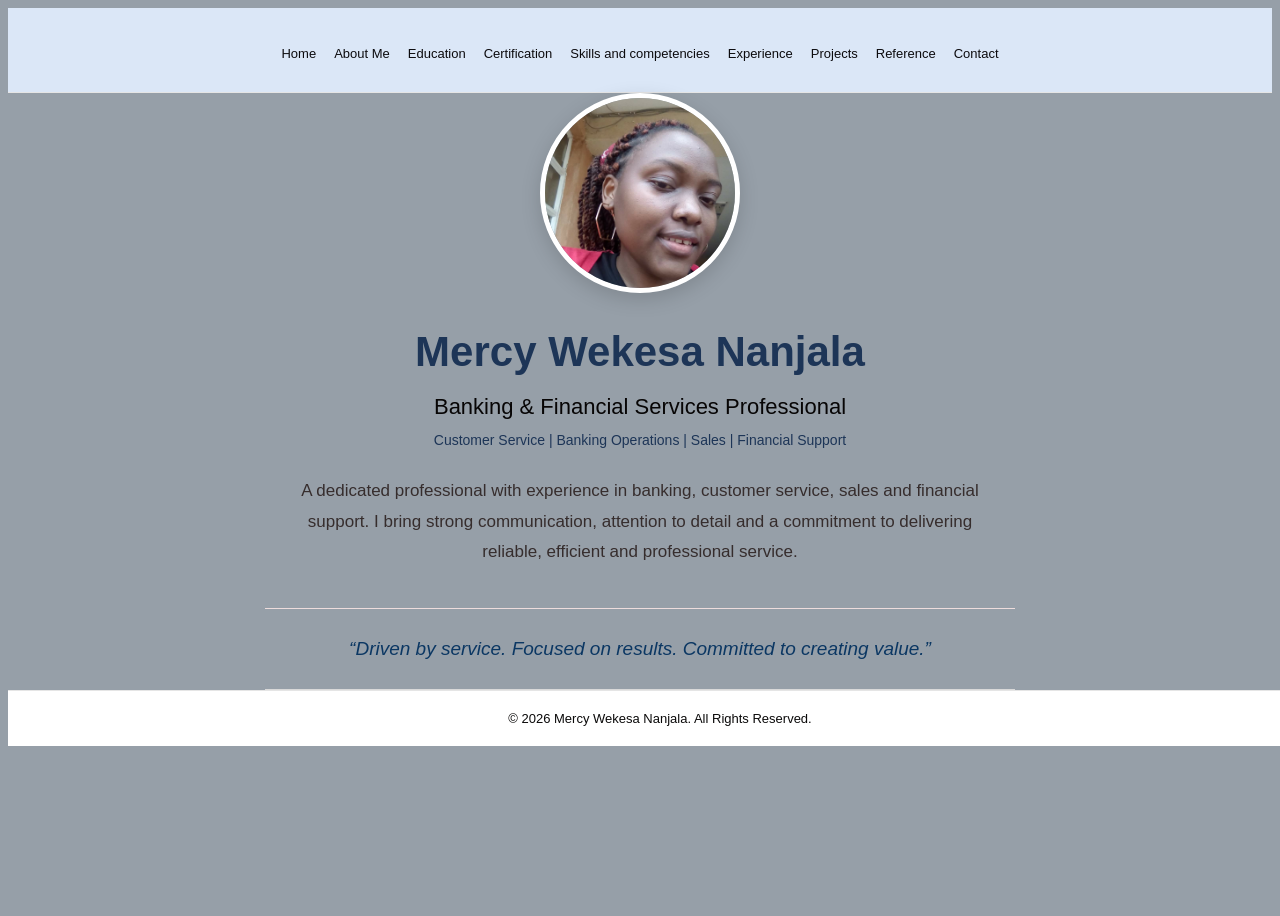
<file: index.html>
<!DOCTYPE html>
<html lang="en">
<head>
    <meta charset="UTF-8">
    <meta name="viewport" content="width=device-width, initial-scale=1.0">

    <title>Mercy Wekesa Nanjala | Professional Portfolio</title>

    <link rel="stylesheet" href="style.css">
</head>

<body>

    <!-- Navigation Bar -->
    <header class="navbar">
        <div class="nav-container">

            <a href="index.html" class="logo">
                
            </a>

            <nav>
                <ul class="nav-links">
                    <li><a href="index.html" class="active">Home</a></li>
                    <li><a href="about.html">About Me</a></li>
                    <li><a href="education.html">Education</a></li>
                    <li><a href="certification.html">Certification</a></li>
                    <li><a href="skills.html">Skills and competencies</a></li>
                    <li><a href="experience.html">Experience</a></li>
                    <li><a href="projects.html">Projects</a></li>
                    <li><a href="reference.html">Reference</a></li>
                    <li><a href="contact.html">Contact</a></li>
                </ul>
            </nav>

        </div>
    </header>


    <!-- Home Section -->
    <main class="home">

        <section class="hero">

            <!-- Profile Photo -->
            <div class="profile-photo">
                <img src="images/mercy.png"
                     alt="Professional portrait of Mercy Wekesa Nanjala">
            </div>

            <!-- Name -->
            <h1>Mercy Wekesa Nanjala</h1>

            <!-- Professional Title -->
            <h2>Banking & Financial Services Professional</h2>

            <p class="professional-titles">
                Customer Service | Banking Operations | Sales | Financial Support
            </p>

            <!-- Introduction -->
            <p class="intro">
                A dedicated professional with experience in banking,
                customer service, sales and financial support. I bring
                strong communication, attention to detail and a commitment
                to delivering reliable, efficient and professional service.
            </p>

            <!-- Interest Message -->
            <div class="interest-message">
                <p>
                    “Driven by service. Focused on results.
                    Committed to creating value.”
                </p>
            </div>

        </section>

    </main>


    <!-- Footer -->
    <footer>
        <p>&copy; 2026 Mercy Wekesa Nanjala. All Rights Reserved.</p>
    </footer>

</body>
</html>
</file>
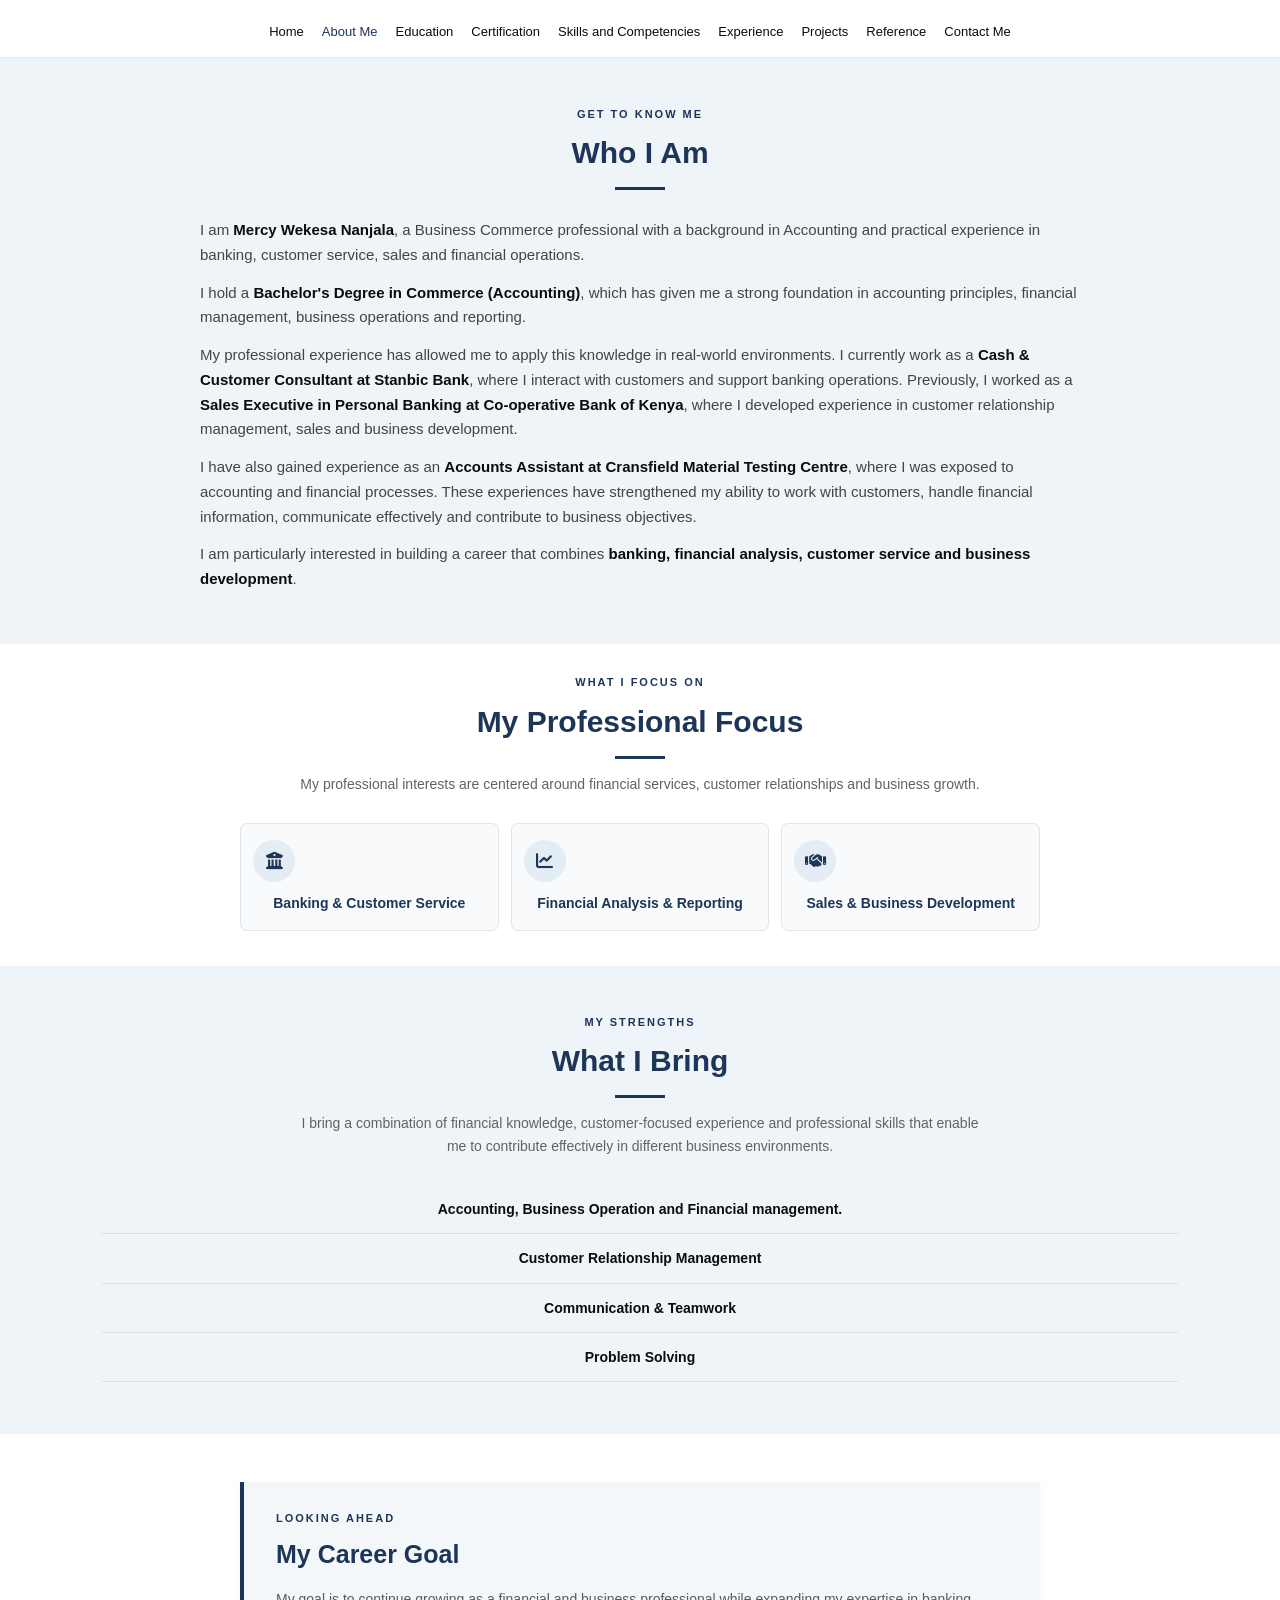
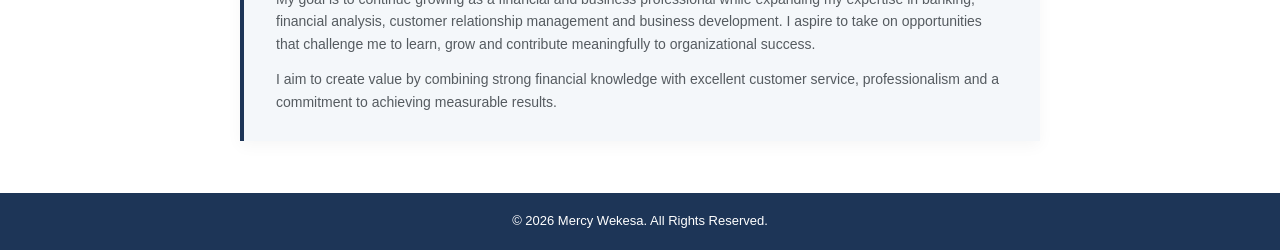
<file: about.html>
<!DOCTYPE html>
<html lang="en">
<head>
    <meta charset="UTF-8">
    <meta name="viewport" content="width=device-width, initial-scale=1.0">

    <title>About | Mercy Wekesa</title>

    <!-- About Page Stylesheet -->
    <link rel="stylesheet" href="about.css">

    <!-- Font Awesome for icons -->
    <link rel="stylesheet"
          href="https://cdnjs.cloudflare.com/ajax/libs/font-awesome/6.5.2/css/all.min.css">
</head>

<body>

    <!-- =========================
         NAVIGATION BAR
    ========================== -->

    <nav class="navbar">

        <ul class="nav-links">

        <li><a href="index.html">Home</a></li>

        <li><a href="about.html" class="active">About Me</a></li>

        <li><a href="education.html">Education</a></li>

        <li><a href="certification.html">Certification</a></li>

        <li><a href="skills.html">Skills and Competencies</a></li>

        <li><a href="experience.html">Experience</a></li>

        <li><a href="projects.html">Projects</a></li>

        <li><a href="reference.html">Reference</a></li>

        <li><a href="contact.html">Contact Me</a></li>
            </li>

        </ul>

    </nav>


    <!-- =========================
         MAIN CONTENT
    ========================== -->

    <main class="about-page">


        <!-- =========================
             WHO I AM
        ========================== -->

        <section class="who-i-am">

            <div class="section-heading">
                <span class="section-label">GET TO KNOW ME</span>

                <h1>Who I Am</h1>

                <div class="heading-line"></div>
            </div>


            <div class="about-content">

                <p>
                    I am <strong>Mercy Wekesa Nanjala</strong>, a Business Commerce
                    professional with a background in Accounting and practical
                    experience in banking, customer service, sales and
                    financial operations.
                </p>

                <p>
                    I hold a <strong>Bachelor's Degree in Commerce
                    (Accounting)</strong>, which has given me a strong
                    foundation in accounting principles, financial
                    management, business operations and reporting.
                </p>

                <p>
                    My professional experience has allowed me to apply this
                    knowledge in real-world environments. I currently work
                    as a <strong>Cash & Customer Consultant at Stanbic
                    Bank</strong>, where I interact with customers and
                    support banking operations. Previously, I worked as a
                    <strong>Sales Executive in Personal Banking at
                    Co-operative Bank of Kenya</strong>, where I developed
                    experience in customer relationship management, sales
                    and business development.
                </p>

                <p>
                    I have also gained experience as an
                    <strong>Accounts Assistant at Cransfield Material
                    Testing Centre</strong>, where I was exposed to
                    accounting and financial processes. These experiences
                    have strengthened my ability to work with customers,
                    handle financial information, communicate effectively
                    and contribute to business objectives.
                </p>

                <p>
                    I am particularly interested in building a career that
                    combines <strong>banking, financial analysis, customer
                    service and business development</strong>. 
                    
                </p>

            </div>

        </section>



        <!-- =========================
             PROFESSIONAL FOCUS
        ========================== -->

        <section class="professional-focus">

            <div class="section-heading">

                <span class="section-label">WHAT I FOCUS ON</span>

                <h2>My Professional Focus</h2>

                <div class="heading-line"></div>

                <p class="section-intro">
                    My professional interests are centered around financial
                    services, customer relationships and business growth.
                </p>

            </div>


            <div class="focus-container">


                <!-- Banking & Customer Service -->

                <a href="skills.html#banking-customer-service"
                   class="focus-card">

                    <div class="focus-icon">
                        <i class="fa-solid fa-building-columns"></i>
                    </div>

                    <h3>Banking & Customer Service</h3>
  

                </a>

                <!-- Financial Analysis -->

                <a href="skills.html#financial-analysis"
                   class="focus-card">

                    <div class="focus-icon">
                        <i class="fa-solid fa-chart-line"></i>
                    </div>

                    <h3>Financial Analysis & Reporting</h3>

                </a>

                <!-- Sales & Business Development -->

                <a href="skills.html#sales-business-development"
                   class="focus-card">

                    <div class="focus-icon">
                        <i class="fa-solid fa-handshake"></i>
                    </div>

                    <h3>Sales & Business Development</h3>


                </a>

            </div>

        </section>



        <!-- =========================
             WHAT I BRING
        ========================== -->

        <section class="what-i-bring">

            <div class="section-heading">

                <span class="section-label">MY STRENGTHS</span>

                <h2>What I Bring</h2>

                <div class="heading-line"></div>

                <p class="section-intro">
                    I bring a combination of financial knowledge,
                    customer-focused experience and professional skills
                    that enable me to contribute effectively in different
                    business environments.
                </p>

            </div>

             <a href="skills.html#Accounting-Business operation-and financial management"
                   class="competency-item">


                    <span class="competency-name">
                        Accounting, Business Operation and Financial management.
                    </span>

                </a>



                <!-- Customer Relationship Management -->

                <a href="skills.html#customer-relationship-management"
                   class="competency-item">


                    <span class="competency-name">
                        Customer Relationship Management
                    </span>

                </a>

                </a>


                </a>

                <!-- Communication -->

                <a href="skills.html#communication-teamwork"
                   class="competency-item">

                    <span class="competency-name">
                        Communication & Teamwork
                    </span>

                </a>

                <!-- Problem Solving -->

                <a href="skills.html#problem-solving"
                   class="competency-item">
    
                    <span class="competency-name">
                        Problem Solving
                    </span>

                </a>

            
                </a>

            </div>

        </section>



        <!-- =========================
             CAREER DIRECTION
        ========================== -->

        <section class="career-direction">

            <div class="career-box">

                <span class="section-label">LOOKING AHEAD</span>

                <h2>My Career Goal</h2>

                <p>
                    My goal is to continue growing as a financial and
                    business professional while expanding my expertise in
                    banking, financial analysis, customer relationship
                    management and business development. I aspire to take
                    on opportunities that challenge me to learn, grow and
                    contribute meaningfully to organizational success.
                </p>

                <p>
                    I aim to create value by combining strong financial
                    knowledge with excellent customer service,
                    professionalism and a commitment to achieving
                    measurable results.
                </p>

            </div>

        </section>


    </main>



    <!-- =========================
         FOOTER
    ========================== -->

    <footer class="footer">

        <p>
            © 2026 Mercy Wekesa. All Rights Reserved.
        </p>

    </footer>


</body>
</html>
</file>
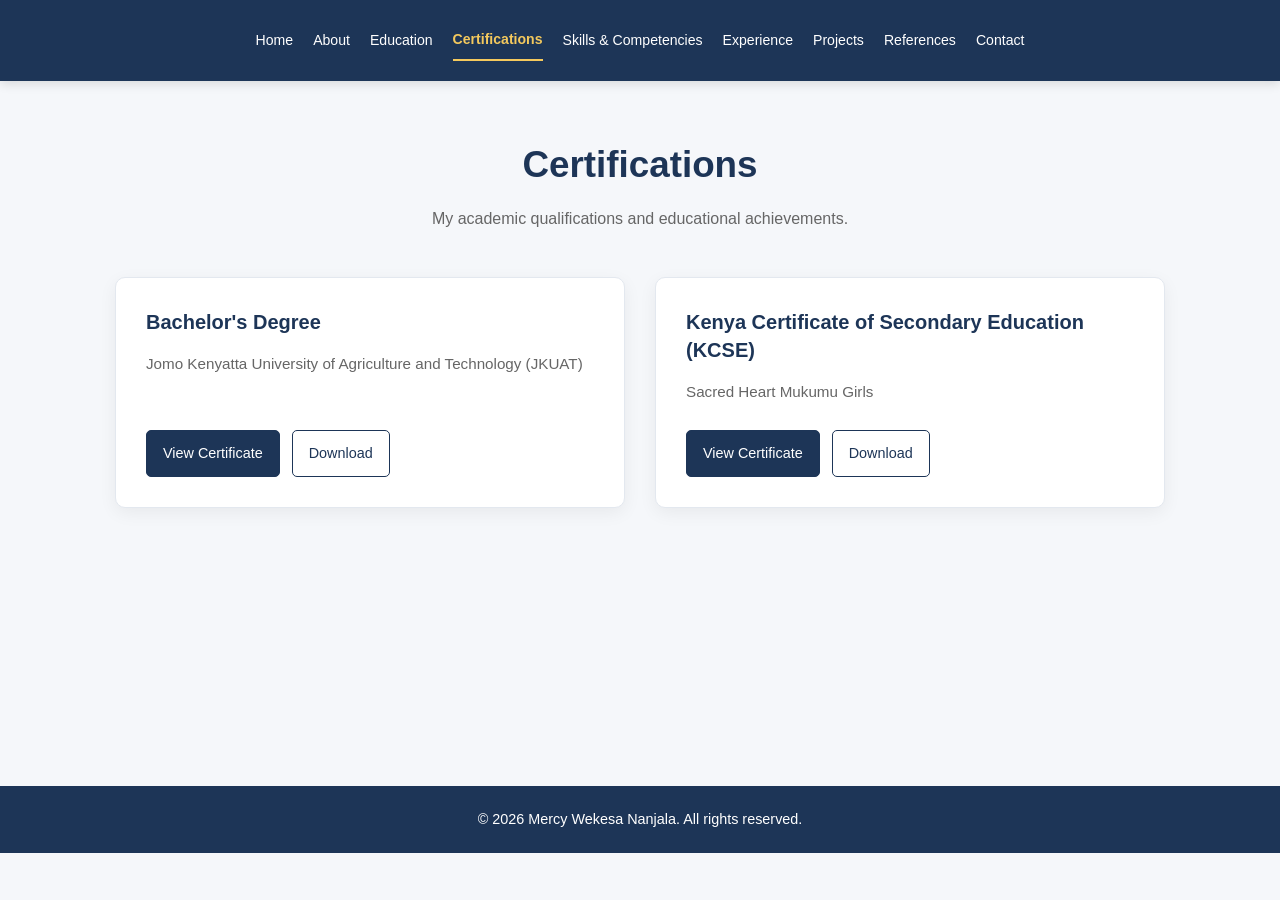
<file: certification.html>
<!DOCTYPE html>
<html lang="en">
<head>
    <meta charset="UTF-8">
    <meta name="viewport" content="width=device-width, initial-scale=1.0">

    <title>Certifications | Mercy Wekesa Nanjala</title>

    <!-- CSS Stylesheet -->
    <link rel="stylesheet" href="certification.css">
</head>

<body>

    <!-- Navigation Bar -->
    <header>
        <nav class="navbar">

            

            <ul class="nav-links">
                <li><a href="index.html">Home</a></li>
                <li><a href="about.html">About</a></li>
                <li><a href="education.html">Education</a></li>
                <li><a href="certification.html" class="active">Certifications</a></li>
                <li><a href="skills.html">Skills &amp; Competencies</a></li>
                <li><a href="experience.html">Experience</a></li>
                <li><a href="projects.html">Projects</a></li>
                <li><a href="references.html">References</a></li>
                <li><a href="contact.html">Contact</a></li>
            </ul>

        </nav>
    </header>

    <!-- Certifications Content -->
    <main class="certifications-page">

        <!-- Centered Heading -->
        <section class="certifications-header">
            <h1>Certifications</h1>
            <p>
                My academic qualifications and educational achievements.
            </p>
        </section>

        <!-- Certificate Cards -->
        <section class="certificate-grid">

            <!-- Degree Certificate -->
            <article class="certificate-card">

                <div class="certificate-details">
                    <h2>Bachelor's Degree</h2>

                    <p>
                        Jomo Kenyatta University of Agriculture
                        and Technology (JKUAT)
                    </p>

                    <div class="certificate-actions">
                        <a
                            href="certificates/degree-certificate.PDF"
                            target="_blank"
                            rel="noopener noreferrer"
                            class="certificate-btn">
                            View Certificate
                        </a>

                        <a
                            href="certificates/degree-certificate.PDF"
                            download
                            class="certificate-download">
                            Download
                        </a>
                    </div>
                </div>

            </article>

            <!-- Secondary School Certificate -->
            <article class="certificate-card">

                <div class="certificate-details">
                    <h2>Kenya Certificate of Secondary Education (KCSE)</h2>

                    <p>
                        Sacred Heart Mukumu Girls
                    </p>

                    <div class="certificate-actions">
                        <a
                            href="certificates/kcse-certificate.PDF"
                            target="_blank"
                            rel="noopener noreferrer"
                            class="certificate-btn">
                            View Certificate
                        </a>

                        <a
                            href="certificates/kcse-certificate.PDF"
                            download
                            class="certificate-download">
                            Download
                        </a>
                    </div>
                </div>

            </article>

        </section>

    </main>

    <!-- Footer -->
    <footer>
        <p>
            &copy; 2026 Mercy Wekesa Nanjala. All rights reserved.
        </p>
    </footer>

</body>
</html>
</file>
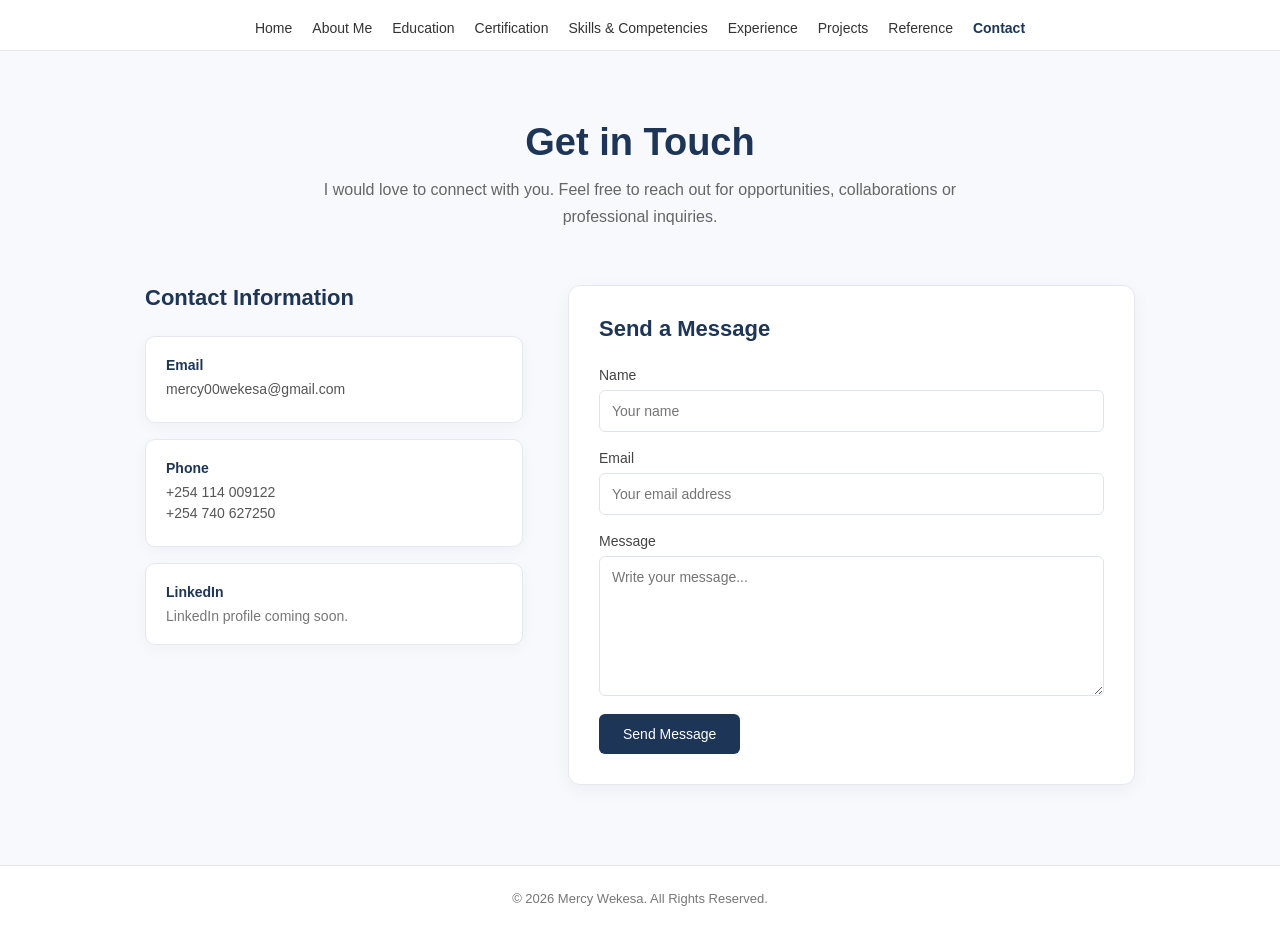
<file: contact.html>
<!DOCTYPE html>
<html lang="en">
<head>
    <meta charset="UTF-8">
    <meta name="viewport" content="width=device-width, initial-scale=1.0">
    <title>Contact | Mercy Wekesa</title>
    <link rel="stylesheet" href="contact.css">
</head>

<body>

    <!-- Navigation -->
    <nav class="navbar">

        <div class="nav-links">
            <a href="index.html">Home</a>
            <a href="about.html">About Me</a>
            <a href="education.html">Education</a>
            <a href="certification.html">Certification</a>
            <a href="skills.html">Skills & Competencies</a>
            <a href="experience.html">Experience</a>
            <a href="projects.html">Projects</a>
            <a href="reference.html">Reference</a>
            <a href="contact.html" class="active">Contact</a>
        </div>

    </nav>


    <!-- Contact Section -->
    <section class="contact-section">

        <div class="contact-header">

            <h2>Get in Touch</h2>

            <p>
                I would love to connect with you. Feel free to reach out
                for opportunities, collaborations or professional inquiries.
            </p>

        </div>


        <div class="contact-container">

            <!-- Contact Information -->
            <div class="contact-information">

                <h3>Contact Information</h3>

                <div class="contact-card">

                    <h4>Email</h4>

                    <a href="mailto:mercy00wekesa@gmail.com">
                        mercy00wekesa@gmail.com
                    </a>

                </div>


                <div class="contact-card">

                    <h4>Phone</h4>

                    <a href="tel:+254114009122">
                        +254 114 009122
                    </a>

                    <a href="tel:+254740627250">
                        +254 740 627250
                    </a>

                </div>


                <div class="contact-card">

                    <h4>LinkedIn</h4>

                    <p>
                        LinkedIn profile coming soon.
                    </p>

                </div>

            </div>


            <!-- Send a Message -->
            <div class="contact-form">

                <h3>Send a Message</h3>

                <form action="https://formspree.io/f/xdeagzrb" method="POST">
                    <input type="hidden" name="_subject" value="New Message from Mercy's Portfolio">

                    <label for="name">Name</label>

                    <input
                        type="text"
                        id="name"
                        name="name"
                        placeholder="Your name"
                        required
                    >


                    <label for="email">Email</label>

                    <input
                        type="email"
                        id="email"
                        name="email"
                        placeholder="Your email address"
                        required
                    >


                    <label for="message">Message</label>

                    <textarea
                        id="message"
                        name="message"
                        rows="6"
                        placeholder="Write your message..."
                        required
                    ></textarea>


                    <button type="submit">
                        Send Message
                    </button>

                </form>

            </div>

        </div>

    </section>


    <!-- Footer -->
    <footer>

        <p>© 2026 Mercy Wekesa. All Rights Reserved.</p>

    </footer>


</body>
</html>
</file>
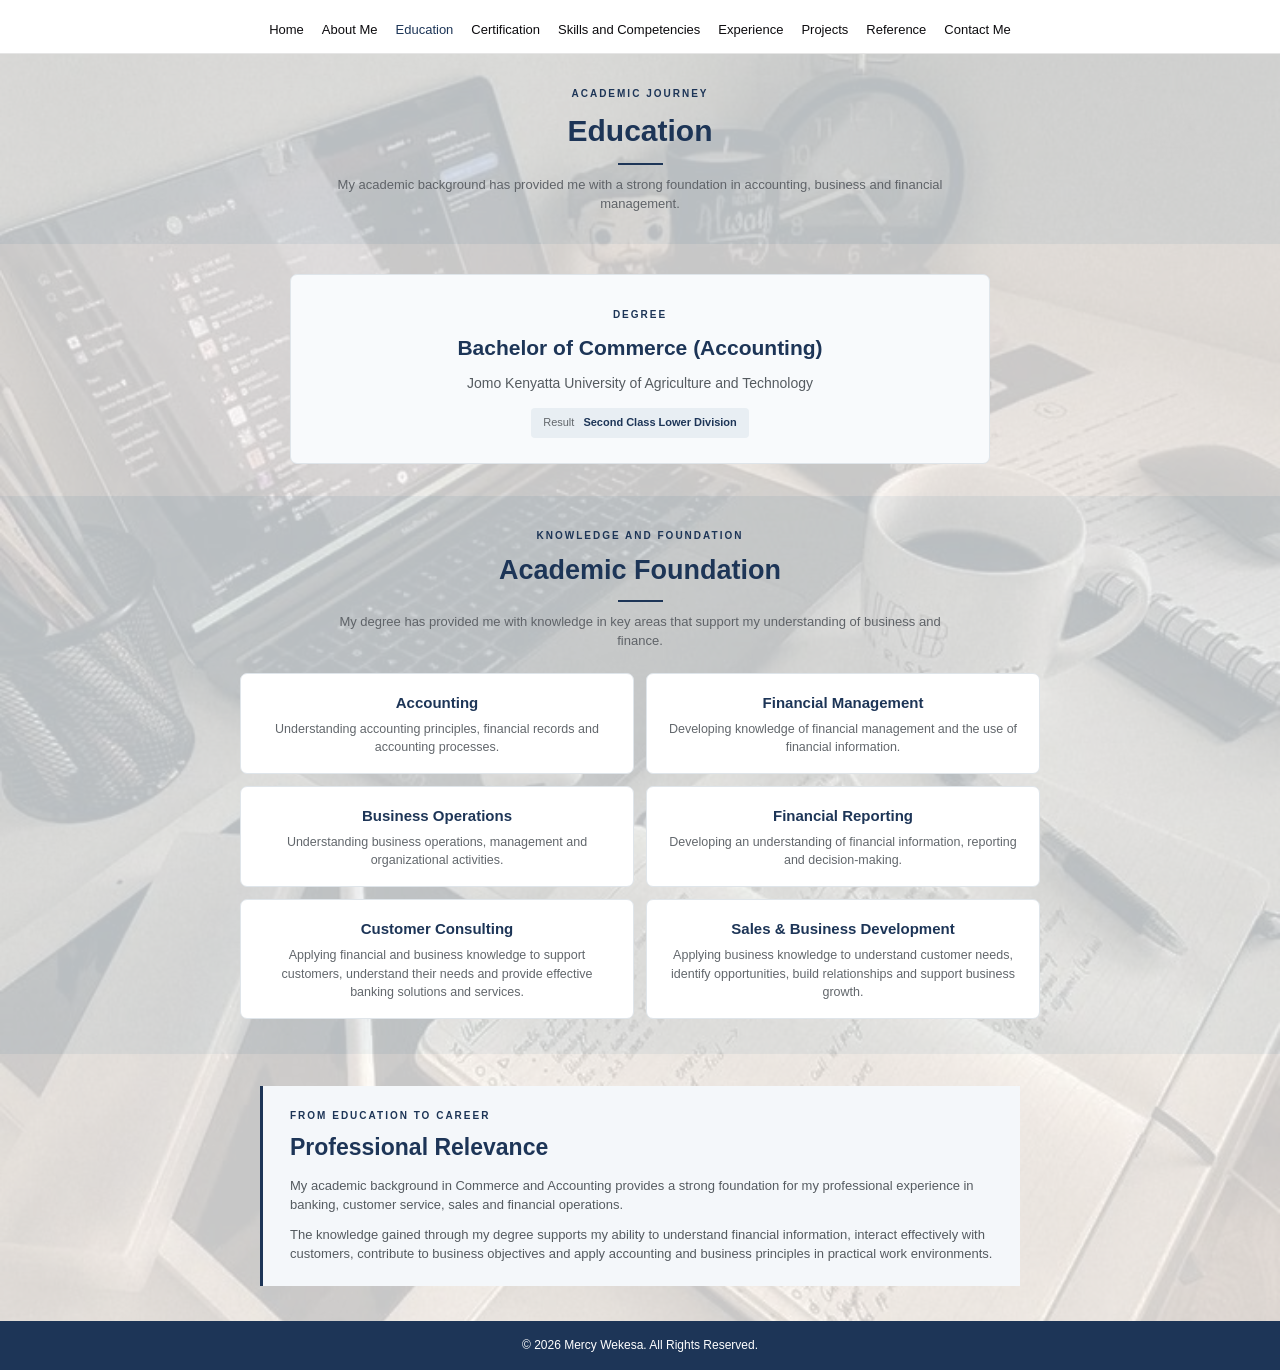
<file: education.html>
<!DOCTYPE html>
<html lang="en">
<head>
    <meta charset="UTF-8">
    <meta name="viewport" content="width=device-width, initial-scale=1.0">

    <title>Education | Mercy Wekesa</title>

    <link rel="stylesheet" href="education.css">
</head>
 
<body>

<!-- NAVIGATION -->
<nav class="navbar">
    <ul class="nav-links">

        <li><a href="index.html">Home</a></li>

        <li><a href="about.html">About Me</a></li>

        <li><a href="education.html" class="active">Education</a></li>

        <li><a href="certification.html">Certification</a></li>

        <li><a href="skills.html">Skills and Competencies</a></li>

        <li><a href="experience.html">Experience</a></li>

        <li><a href="projects.html">Projects</a></li>

        <li><a href="reference.html">Reference</a></li>

        <li><a href="contact.html">Contact Me</a></li>

    </ul>
</nav>


<!-- EDUCATION PAGE -->
<main class="education-page">


    <!-- EDUCATION -->
    <section class="education-header">

        <span class="section-label">ACADEMIC JOURNEY</span>

        <h1>Education</h1>

        <div class="heading-line"></div>

        <p>
            My academic background has provided me with a strong
            foundation in accounting, business and financial management.
        </p>

    </section>


    <!-- ACADEMIC BACKGROUND -->
    <section class="academic-background">

        <div class="degree-card">

            <span class="degree-label">DEGREE</span>

            <h3>Bachelor of Commerce (Accounting)</h3>

            <p class="university">
                Jomo Kenyatta University of Agriculture and Technology
            </p>

            <div class="academic-result">

                <span>Result</span>

                <strong>Second Class Lower Division</strong>

            </div>

        </div>

    </section>


    <!-- ACADEMIC FOUNDATION -->
    <section class="academic-foundation">

        <div class="section-heading">

            <span class="section-label">KNOWLEDGE AND FOUNDATION</span>

            <h2>Academic Foundation</h2>

            <div class="heading-line"></div>

            <p>
                My degree has provided me with knowledge in key areas
                that support my understanding of business and finance.
            </p>

        </div>

      <div class="foundation-container">

    <div class="foundation-card">

        <h3>Accounting</h3>

        <p>
            Understanding accounting principles, financial
            records and accounting processes.
        </p>

    </div>


    <div class="foundation-card">

        <h3>Financial Management</h3>

        <p>
            Developing knowledge of financial management
            and the use of financial information.
        </p>

    </div>


    <div class="foundation-card">

        <h3>Business Operations</h3>

        <p>
            Understanding business operations, management
            and organizational activities.
        </p>

    </div>


    <div class="foundation-card">

        <h3>Financial Reporting</h3>

        <p>
            Developing an understanding of financial
            information, reporting and decision-making.
        </p>

    </div>


    <div class="foundation-card">

        <h3>Customer Consulting</h3>

        <p>
            Applying financial and business knowledge to support
            customers, understand their needs and provide
            effective banking solutions and services.
        </p>

    </div>

    <div class="foundation-card">

    <h3>Sales & Business Development</h3>

    <p>
        Applying business knowledge to understand customer needs,
        identify opportunities, build relationships and support
        business growth.
    </p>

</div>

</div> 

    </section>


    <!-- PROFESSIONAL RELEVANCE -->
    <section class="professional-relevance">

        <div class="relevance-box">

            <span class="section-label">FROM EDUCATION TO CAREER</span>

            <h2>Professional Relevance</h2>

            <p>
                My academic background in Commerce and Accounting
                provides a strong foundation for my professional
                experience in banking, customer service, sales and
                financial operations.
            </p>

            <p>
                The knowledge gained through my degree supports my
                ability to understand financial information, interact
                effectively with customers, contribute to business
                objectives and apply accounting and business principles
                in practical work environments.
            </p>

        </div>

    </section>

</main>


<!-- FOOTER -->
<footer class="footer">

    <p>© 2026 Mercy Wekesa. All Rights Reserved.</p>

</footer>

</body>
</html>
</file>
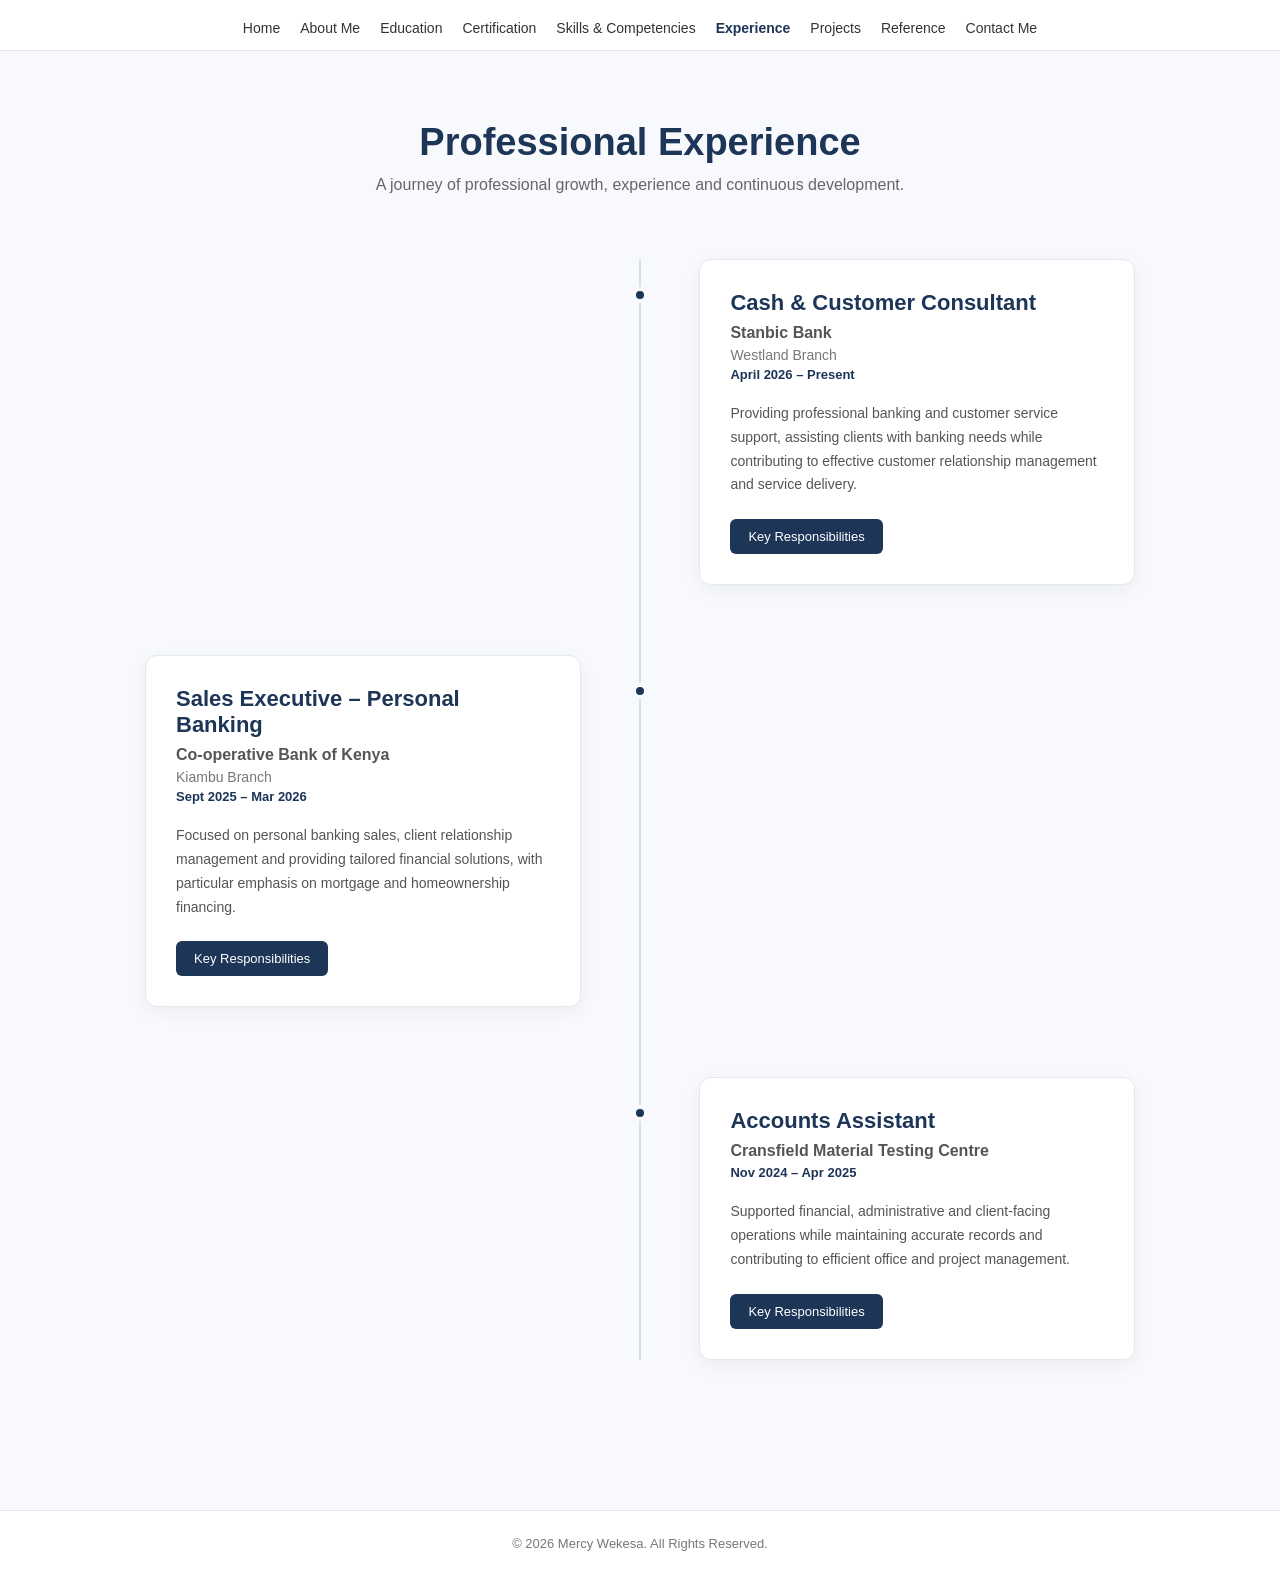
<file: experience.html>
<!DOCTYPE html>
<html lang="en">
<head>
    <meta charset="UTF-8">
    <meta name="viewport" content="width=device-width, initial-scale=1.0">
    <title>Experience | Mercy Wekesa</title>
    <link rel="stylesheet" href="experience.css">
</head>

<body>

    <!-- Navigation -->
    <nav class="navbar">
        

        <div class="nav-links">
            <a href="index.html">Home</a>
            <a href="about.html">About Me</a>
            <a href="education.html">Education</a>
            <a href="certification.html">Certification</a>
            <a href="skills.html">Skills & Competencies</a>
            <a href="experience.html" class="active">Experience</a>
            <a href="projects.html">Projects</a>
            <a href="reference.html">Reference</a>
            <a href="contact.html">Contact Me</a>
        </div>
    </nav>


    <!-- Experience Section -->
    <section class="experience-section">

        <div class="experience-header">
            <h2>Professional Experience</h2>
            <p>
                A journey of professional growth, experience and continuous development.
            </p>
        </div>


        <!-- Timeline -->
        <div class="timeline">


            <!-- Stanbic Bank -->
            <div class="timeline-item">

                <div class="timeline-dot"></div>

                <div class="experience-card">

                    <h3>Cash & Customer Consultant</h3>

                    <h4>Stanbic Bank</h4>
                     <span class="experience-location">
                        Westland Branch
                    </span>

                    <span class="experience-date">
                        April 2026 – Present
                    </span>

                    <p class="experience-summary">
                        Providing professional banking and customer service support,
                        assisting clients with banking needs while contributing to
                        effective customer relationship management and service delivery.
                    </p>

                    <button class="responsibility-btn">
                        Key Responsibilities
                    </button>

                    <div class="responsibilities">
                        <p>
                            Detailed responsibilities will be added here based on
                            Mercy's current role at Stanbic Bank.
                        </p>
                    </div>

                </div>

            </div>


            <!-- Co-operative Bank -->
            <div class="timeline-item">

                <div class="timeline-dot"></div>

                <div class="experience-card">

                    <h3>Sales Executive – Personal Banking</h3>

                    <h4>Co-operative Bank of Kenya</h4>

                    <span class="experience-location">
                        Kiambu Branch
                    </span>

                    <span class="experience-date">
                        Sept 2025 – Mar 2026
                    </span>

                    <p class="experience-summary">
                        Focused on personal banking sales, client relationship
                        management and providing tailored financial solutions,
                        with particular emphasis on mortgage and homeownership
                        financing.
                    </p>

                    <button class="responsibility-btn">
                        Key Responsibilities
                    </button>

                    <div class="responsibilities">

                        <ul>
                            <li>
                                <strong>Product Specialist:</strong>
                                Drove the uptake of KMRC products by educating
                                salaried clients on affordable homeownership and
                                construction financing.
                            </li>

                            <li>
                                <strong>Client Appraisal:</strong>
                                Analyzed client payslips and financial statements
                                to determine loan eligibility.
                            </li>

                            <li>
                                <strong>Relationship Management:</strong>
                                Managed a portfolio of professional prospects,
                                including clients in the medical and civil
                                service sectors.
                            </li>

                            <li>
                                <strong>Sales Strategy:</strong>
                                Used professional email and WhatsApp communication
                                to follow up on leads and convert prospects into
                                active bank customers.
                            </li>

                            <li>
                                <strong>Joint Applications:</strong>
                                Guided couples through joint mortgage applications
                                to maximize their borrowing capacity.
                            </li>
                        </ul>

                    </div>

                </div>

            </div>


            <!-- Cransfield -->
            <div class="timeline-item">

                <div class="timeline-dot"></div>

                <div class="experience-card">

                    <h3>Accounts Assistant</h3>

                    <h4>Cransfield Material Testing Centre</h4>

                    <span class="experience-date">
                        Nov 2024 – Apr 2025
                    </span>

                    <p class="experience-summary">
                        Supported financial, administrative and client-facing
                        operations while maintaining accurate records and
                        contributing to efficient office and project management.
                    </p>

                    <button class="responsibility-btn">
                        Key Responsibilities
                    </button>

                    <div class="responsibilities">

                        <ul>
                            <li>
                                <strong>Invoicing & Quotations:</strong>
                                Generated and processed client invoices and
                                quotations accurately and on time.
                            </li>

                            <li>
                                <strong>Client Service:</strong>
                                Responded to client emails and calls while
                                maintaining strong professional relationships.
                            </li>

                            <li>
                                <strong>Financial Records:</strong>
                                Assisted in preparing and maintaining financial
                                records to support reporting and audit processes.
                            </li>

                            <li>
                                <strong>Expense Monitoring:</strong>
                                Tracked office expenses and financial transactions
                                to support effective budgeting and financial control.
                            </li>

                            <li>
                                <strong>Tax Documentation:</strong>
                                Maintained accurate documentation relating to
                                company tax filings and submissions.
                            </li>

                            <li>
                                <strong>Administrative Support:</strong>
                                Handled document printing, banking duties,
                                office supplies and other administrative tasks.
                            </li>

                            <li>
                                <strong>Front Desk Operations:</strong>
                                Managed visitor reception and responded to client
                                queries promptly and professionally.
                            </li>

                            <li>
                                <strong>Petty Cash:</strong>
                                Assisted in managing petty cash and reconciling
                                cash transactions.
                            </li>

                            <li>
                                <strong>Project Financial Support:</strong>
                                Assisted with project budgets and financial
                                oversight while maintaining accurate records.
                            </li>

                            <li>
                                <strong>Team Collaboration:</strong>
                                Worked with different departments to streamline
                                processes and improve operational efficiency.
                            </li>
                        </ul>

                    </div>

                </div>

            </div>

        </div>

    </section>


    <!-- Footer -->
    <footer>
        <p>© 2026 Mercy Wekesa. All Rights Reserved.</p>
    </footer>


    <script>

        const buttons = document.querySelectorAll(".responsibility-btn");

        buttons.forEach(button => {

            button.addEventListener("click", () => {

                const content = button.nextElementSibling;

                content.classList.toggle("show");

                if (content.classList.contains("show")) {
                    button.textContent = "Hide Responsibilities";
                } else {
                    button.textContent = "Key Responsibilities";
                }

            });

        });

    </script>

</body>
</html>
</file>
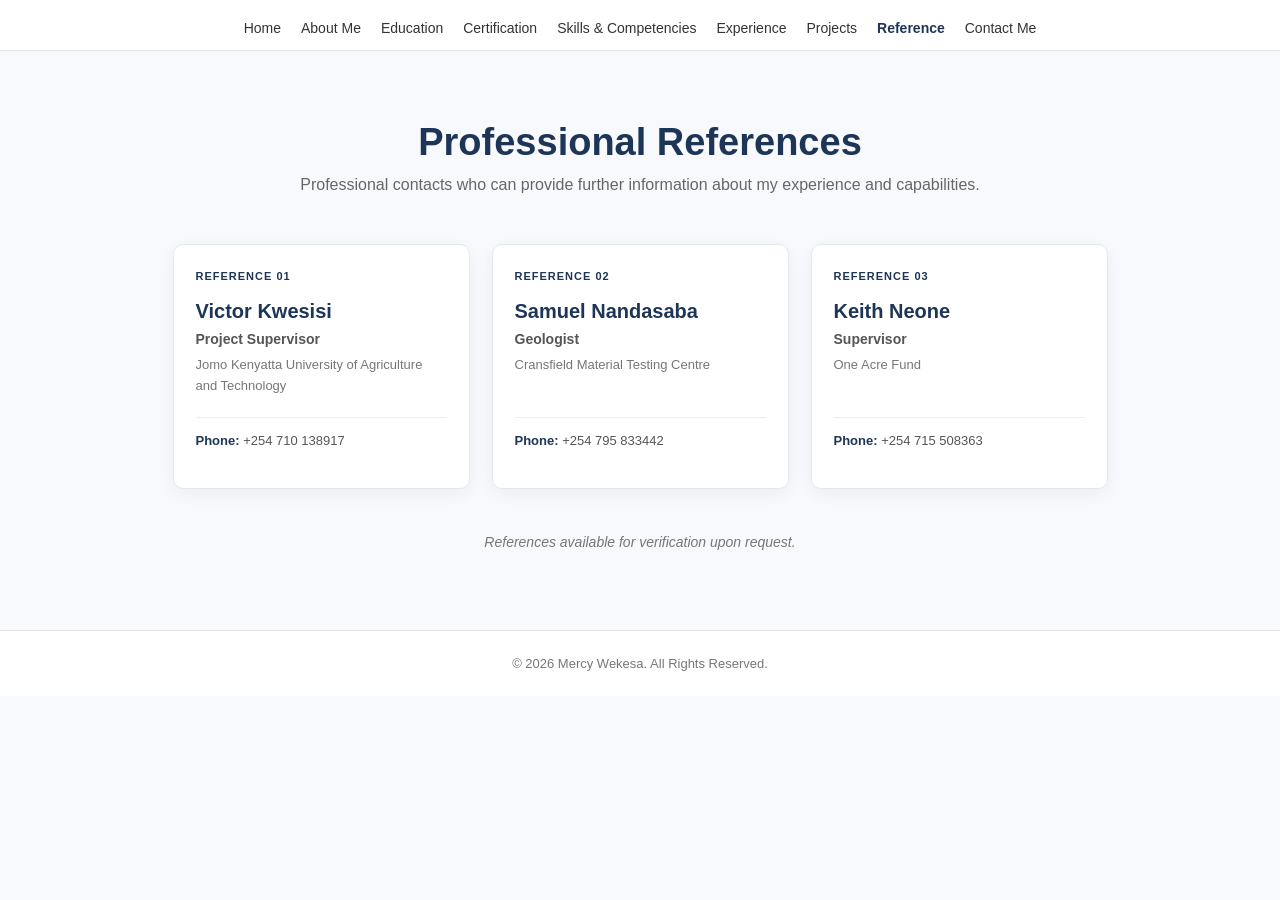
<file: reference.html>
<!DOCTYPE html>
<html lang="en">
<head>
    <meta charset="UTF-8">
    <meta name="viewport" content="width=device-width, initial-scale=1.0">
    <title>References | Mercy Wekesa</title>
    <link rel="stylesheet" href="reference.css">
</head>

<body>

    <!-- Navigation -->
    <nav class="navbar">


        <div class="nav-links">
            <a href="index.html">Home</a>
            <a href="about.html">About Me</a>
            <a href="education.html">Education</a>
            <a href="certification.html">Certification</a>
            <a href="skills.html">Skills & Competencies</a>
            <a href="experience.html">Experience</a>
            <a href="projects.html">Projects</a>
            <a href="reference.html" class="active">Reference</a>
            <a href="contact.html">Contact Me</a>
        </div>

    </nav>


    <!-- References Section -->
    <section class="reference-section">

        <div class="reference-header">

            <h2>Professional References</h2>

            <p>
                Professional contacts who can provide further information
                about my experience and capabilities.
            </p>

        </div>


        <!-- Reference Cards -->
        <div class="reference-container">


            <!-- Reference 01 -->
            <div class="reference-card">

                <span class="reference-number">
                    REFERENCE 01
                </span>

                <h3>Victor Kwesisi</h3>

                <p class="reference-position">
                    Project Supervisor
                </p>

                <p class="reference-organization">
                    Jomo Kenyatta University of Agriculture
                    and Technology
                </p>

                <div class="reference-contact">
                    <p>
                        <strong>Phone:</strong>
                        +254 710 138917
                    </p>
                </div>

            </div>


            <!-- Reference 02 -->
            <div class="reference-card">

                <span class="reference-number">
                    REFERENCE 02
                </span>

                <h3>Samuel Nandasaba</h3>

                <p class="reference-position">
                    Geologist
                </p>

                <p class="reference-organization">
                    Cransfield Material Testing Centre
                </p>

                <div class="reference-contact">
                    <p>
                        <strong>Phone:</strong>
                        +254 795 833442
                    </p>
                </div>

            </div>


            <!-- Reference 03 -->
            <div class="reference-card">

                <span class="reference-number">
                    REFERENCE 03
                </span>

                <h3>Keith Neone</h3>

                <p class="reference-position">
                    Supervisor
                </p>

                <p class="reference-organization">
                    One Acre Fund
                </p>

                <div class="reference-contact">
                    <p>
                        <strong>Phone:</strong>
                        +254 715 508363
                    </p>
                </div>

            </div>

        </div>


        <!-- Bottom Note -->
        <div class="reference-note">
            <p>
                References available for verification upon request.
            </p>
        </div>

    </section>


    <!-- Footer -->
    <footer>
        <p>© 2026 Mercy Wekesa. All Rights Reserved.</p>
    </footer>

</body>
</html>
</file>
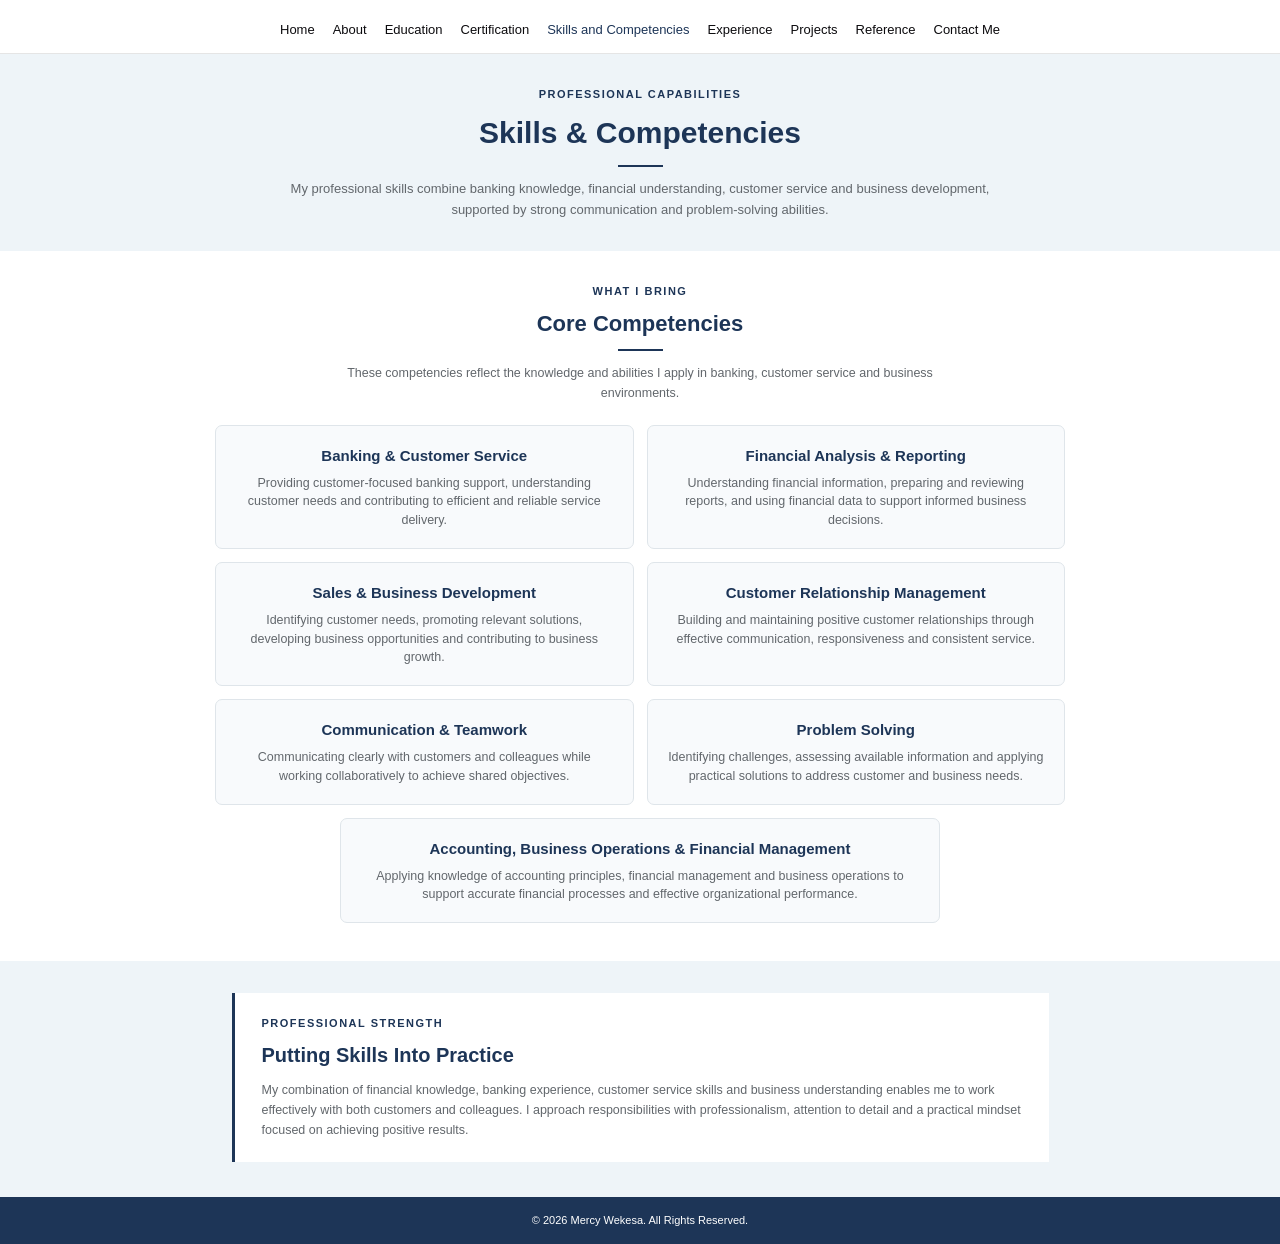
<file: skills.html>
<!DOCTYPE html>
<html lang="en">

<head>
    <meta charset="UTF-8">
    <meta name="viewport" content="width=device-width, initial-scale=1.0">

    <title>Skills & Competencies | Mercy Wekesa</title>

    <link rel="stylesheet" href="skills.css">
</head>

<body>

<!-- NAVIGATION -->
<nav class="navbar">

    <ul class="nav-links">

        <li><a href="index.html">Home</a></li>

        <li><a href="about.html">About</a></li>

        <li><a href="education.html">Education</a></li>

        <li><a href="certification.html">Certification</a></li>

        <li><a href="skills.html" class="active">Skills and Competencies</a></li>

        <li><a href="experience.html">Experience</a></li>

        <li><a href="projects.html">Projects</a></li>

        <li><a href="reference.html">Reference</a></li>

        <li><a href="contact.html">Contact Me</a></li>

    </ul>

</nav>


<!-- SKILLS PAGE -->
<main class="skills-page">


    <!-- PAGE HEADER -->
    <section class="skills-header">

        <span class="section-label">PROFESSIONAL CAPABILITIES</span>

        <h1>Skills & Competencies</h1>

        <div class="heading-line"></div>

        <p>
            My professional skills combine banking knowledge, financial
            understanding, customer service and business development,
            supported by strong communication and problem-solving abilities.
        </p>

    </section>


    <!-- CORE COMPETENCIES -->
    <section class="core-competencies">

        <div class="section-heading">

            <span class="section-label">WHAT I BRING</span>

            <h2>Core Competencies</h2>

            <div class="heading-line"></div>

            <p>
                These competencies reflect the knowledge and abilities
                I apply in banking, customer service and business
                environments.
            </p>

        </div>


        <div class="competency-container">


            <!-- BANKING & CUSTOMER SERVICE -->
            <div class="competency-card" id="banking-customer-service">

                <h3>Banking & Customer Service</h3>

                <p>
                    Providing customer-focused banking support, understanding
                    customer needs and contributing to efficient and reliable
                    service delivery.
                </p>

            </div>


            <!-- FINANCIAL ANALYSIS -->
            <div class="competency-card" id="financial-analysis">

                <h3>Financial Analysis & Reporting</h3>

                <p>
                    Understanding financial information, preparing and
                    reviewing reports, and using financial data to support
                    informed business decisions.
                </p>

            </div>


            <!-- SALES & BUSINESS DEVELOPMENT -->
            <div class="competency-card" id="sales-business-development">

                <h3>Sales & Business Development</h3>

                <p>
                    Identifying customer needs, promoting relevant solutions,
                    developing business opportunities and contributing to
                    business growth.
                </p>

            </div>


            <!-- CUSTOMER RELATIONSHIP MANAGEMENT -->
            <div class="competency-card" id="customer-relationship-management">

                <h3>Customer Relationship Management</h3>

                <p>
                    Building and maintaining positive customer relationships
                    through effective communication, responsiveness and
                    consistent service.
                </p>

            </div>


            <!-- COMMUNICATION & TEAMWORK -->
            <div class="competency-card" id="communication-teamwork">

                <h3>Communication & Teamwork</h3>

                <p>
                    Communicating clearly with customers and colleagues while
                    working collaboratively to achieve shared objectives.
                </p>

            </div>


            <!-- PROBLEM SOLVING -->
            <div class="competency-card" id="problem-solving">

                <h3>Problem Solving</h3>

                <p>
                    Identifying challenges, assessing available information
                    and applying practical solutions to address customer
                    and business needs.
                </p>

            </div>


            <!-- ACCOUNTING, BUSINESS OPERATIONS & FINANCIAL MANAGEMENT -->
            <div class="competency-card wide-card" id="accounting-business-operations">

                <h3>Accounting, Business Operations & Financial Management</h3>

                <p>
                    Applying knowledge of accounting principles, financial
                    management and business operations to support accurate
                    financial processes and effective organizational performance.
                </p>

            </div>


        </div>

    </section>


    <!-- PROFESSIONAL STRENGTH -->
    <section class="professional-strength">

        <div class="strength-box">

            <span class="section-label">PROFESSIONAL STRENGTH</span>

            <h2>Putting Skills Into Practice</h2>

            <p>
                My combination of financial knowledge, banking experience,
                customer service skills and business understanding enables
                me to work effectively with both customers and colleagues.
                I approach responsibilities with professionalism, attention
                to detail and a practical mindset focused on achieving
                positive results.
            </p>

        </div>

    </section>


</main>


<!-- FOOTER -->
<footer class="footer">

    <p>© 2026 Mercy Wekesa. All Rights Reserved.</p>

</footer>


</body>

</html>
</file>
<file: style.css>
/* =========================
   NAVIGATION BAR
========================= */

.navbar {
    background-color: #dbe7f7;
    border-bottom: 1px solid #e5e5e5;
    padding: 20px 0 14px;
    text-align: center;
}


/* Mercy's Name */

.hero h1 {
    font-size: 42px;
    color: #1d3557;
    margin-bottom: 12px;
    text-align: center;
}

.hero h2 {
    font-size: 22px;
    font-weight: 500;
    color: #070505;
    margin-bottom: 12px;
    text-align: center;
}

.professional-titles {
    font-size: 14px;
    color: #1d3557;
    margin: 0 auto 28px;
    text-align: center;
}

.intro {
    max-width: 700px;
    margin: 0 auto;
    font-size: 17px;
    line-height: 1.8;
    color: #362d2d;
    text-align: center;
}

.interest-message {
    max-width: 700px;
    margin: 40px auto 0;
    padding: 25px;
    border-top: 1px solid #eddcdc;
    border-bottom: 1px solid #d9d9d9;
    text-align: center;
}

.interest-message p {
    font-size: 19px;
    font-style: italic;
    color: #0b3763;
    line-height: 1.6;
    margin: 0;
    text-align: center;
}
.nav-links {
    list-style: none;
    display: flex;
    align-items: center;
    justify-content: center;
    gap: 18px;
    flex-wrap: wrap;
    padding: 0 15px;
}
.nav-links a {
    text-decoration: none;
    color: #0c0b0e;
    font-size: 13px;
    white-space: nowrap;
    transition: 0.3s ease;
}
.nav-links a:hover {
    color: #1d3557;
}
.profile-photo {
    display: flex;
    justify-content: center;
    align-items: center;
    margin-bottom: 25px;
}

.profile-photo img {
    width: 190px;
    height: 190px;
    object-fit: cover;

    border-radius: 50%;

    border: 5px solid #ffffff;

    box-shadow: 0 6px 20px rgba(0, 0, 0, 0.15);
}

body {
    font-family: Arial, Helvetica, sans-serif;
    background-color: #969fa8;
    color: #070303;
    min-height: 100vh;
    display: flex;
    flex-direction: column;
}
footer {
    width: 100%;
    text-align: center;
    padding: 20px;
    background-color: #ffffff;
    border-top: 1px solid #e5e5e5;
    color: #0b0a0a;
    font-size: 13px;
}

footer p {
    margin: 0;
    text-align: center;
}
</file>
<file: about.css>
/* =========================================================
   ABOUT PAGE - GENERAL SETTINGS
========================================================= */

* {
    margin: 0;
    padding: 0;
    box-sizing: border-box;
}

html {
    scroll-behavior: smooth;
}

body {
    font-family: Arial, Helvetica, sans-serif;
    background-color: #f8fafc;
    color: #0c0b0e;
    line-height: 1.6;
}


/* =========================================================
   NAVIGATION BAR
========================================================= */

.navbar {
    background-color: #ffffff;
    border-bottom: 1px solid #e5e5e5;
    padding: 18px 0 13px;
    text-align: center;
}

.nav-links {
    list-style: none;
    display: flex;
    align-items: center;
    justify-content: center;
    gap: 18px;
    flex-wrap: wrap;
    padding: 0 15px;
}

.nav-links li {
    list-style: none;
}

.nav-links a {
    display: inline-flex;
    align-items: center;
    gap: 6px;

    text-decoration: none;
    color: #0c0b0e;

    font-size: 13px;
    white-space: nowrap;

    transition: color 0.3s ease;
}

.nav-links a i {
    font-size: 12px;
}

.nav-links a:hover,
.nav-links a.active {
    color: #1d3557;
}


/* =========================================================
   MAIN PAGE
========================================================= */

.about-page {
    width: 100%;
}


/* =========================================================
   GENERAL SECTION HEADING
========================================================= */

.section-heading {
    text-align: center;
    max-width: 850px;
    margin: 0 auto 28px;
}

.section-label {
    display: block;

    color: #1d3557;

    font-size: 11px;
    font-weight: 700;

    letter-spacing: 2px;
    text-transform: uppercase;

    margin-bottom: 6px;
}

.section-heading h1,
.section-heading h2 {
    color: #1d3557;

    font-size: 30px;
    font-weight: 700;

    margin-bottom: 10px;
}

.heading-line {
    width: 50px;
    height: 3px;

    background-color: #1d3557;

    margin: 0 auto;
}

.section-intro {
    max-width: 700px;

    margin: 14px auto 0;

    color: #5f6368;

    font-size: 14px;

    line-height: 1.6;
}


/* =========================================================
   WHO I AM
========================================================= */

.who-i-am {
    background-color: #eef4f8;

    padding: 48px 8% 52px;
}

.about-content {
    max-width: 880px;

    margin: 0 auto;

    color: #444444;

    font-size: 15px;

    line-height: 1.65;
}

.about-content p {
    margin-bottom: 13px;
}

.about-content p:last-child {
    margin-bottom: 0;
}


/* Bold words remain black */

.about-content strong {
    color: #0c0b0e;
    font-weight: 600;
}


/* =========================================================
   PROFESSIONAL FOCUS
========================================================= */

.professional-focus {
    background-color: #ffffff;

    padding: 30px 8% 35px;
}

.focus-container {
    max-width: 800px;

    margin: 0 auto;

    display: grid;

    grid-template-columns: repeat(3, 1fr);

    gap: 12px;
}


/* =========================================================
   PROFESSIONAL FOCUS CARDS
========================================================= */

.focus-card {
    background-color: #f8fafc;
    border: 1px solid #dfe5ea;
    border-radius: 7px;
    padding: 16px 12px;
    text-align: center;
    text-decoration: none;

    transition:
        transform 0.3s ease,
        box-shadow 0.3s ease,
        border-color 0.3s ease;
}

.focus-card:hover {
    transform: translateY(-2px);

    border-color: #1d3557;

    box-shadow: 0 5px 14px rgba(29, 53, 87, 0.10);
}


/* =========================================================
   FOCUS ICON
========================================================= */

.focus-icon {
    width: 42px;
    height: 42px;

    display: flex;
    align-items: center;
    justify-content: center;

    background-color: #e4edf4;

    color: #1d3557;

    border-radius: 50%;

    margin-bottom: 12px;
}

.focus-icon i {
    font-size: 17px;
}


/* =========================================================
   FOCUS CARD TEXT
========================================================= */

.focus-card h3 {
    color: #1d3557;

    font-size: 14px;

    margin: 0;

    line-height: 1.4;
}

.focus-card p {
    color: #62676c;

    font-size: 13px;

    line-height: 1.5;

    margin: 0;
}


/* =========================================================
   WHAT I BRING
========================================================= */

.what-i-bring {
    background-color: #eef4f8;

    padding: 48px 8% 52px;
}


/* Center everything */

.what-i-bring .section-heading {
    text-align: center;
}

.what-i-bring .section-intro {
    margin-left: auto;
    margin-right: auto;
}


/* Competency list */

.competency-list {
    max-width: 650px;

    margin: 0 auto;

    border-top: 1px solid #d8e0e6;
}


/* =========================================================
   INDIVIDUAL COMPETENCY
========================================================= */

.competency-item {
    display: flex;

    align-items: center;

    justify-content: center;

    gap: 12px;

    padding: 13px 8px;

    border-bottom: 1px solid #d8e0e6;

    text-decoration: none;

    color: #0c0b0e;

    text-align: center;

    transition:
        background-color 0.3s ease,
        transform 0.2s ease;
}

.competency-item:hover {
    background-color: #ffffff;

    transform: translateX(3px);
}


/* =========================================================
   COMPETENCY ICON
========================================================= */

.competency-icon {
    width: 34px;
    height: 34px;

    min-width: 34px;

    display: flex;
    align-items: center;
    justify-content: center;

    background-color: #dce8f0;

    color: #1d3557;

    border-radius: 50%;
}

.competency-icon i {
    font-size: 13px;
}


/* =========================================================
   COMPETENCY NAME
========================================================= */

.competency-name {
    font-size: 14px;

    font-weight: 600;

    color: #0c0b0e;
}


/* =========================================================
   CAREER GOAL
========================================================= */

.career-direction {
    background-color: #ffffff;

    padding: 48px 8% 52px;
}

.career-box {
    max-width: 800px;

    margin: 0 auto;

    background-color: #f4f7fa;

    border-left: 4px solid #1d3557;

    padding: 28px 32px;

    box-shadow: 0 5px 15px rgba(0, 0, 0, 0.04);
}

.career-box h2 {
    color: #1d3557;

    font-size: 25px;

    margin-bottom: 14px;
}

.career-box p {
    color: #555b60;

    font-size: 14px;

    line-height: 1.6;

    margin-bottom: 13px;
}

.career-box p:last-child {
    margin-bottom: 0;
}


/* =========================================================
   FOOTER
========================================================= */

.footer {
    background-color: #1d3557;

    text-align: center;

    padding: 18px 15px;
}

.footer p {
    color: #ffffff;

    font-size: 13px;

    margin: 0;
}


/* =========================================================
   TABLET
========================================================= */

@media (max-width: 900px) {

    .focus-container {
        grid-template-columns: repeat(2, 1fr);

        max-width: 700px;
    }

    .who-i-am,
    .professional-focus,
    .what-i-bring,
    .career-direction {
        padding-left: 6%;
        padding-right: 6%;
    }
}


/* =========================================================
   MOBILE
========================================================= */

@media (max-width: 650px) {

    .navbar {
        padding: 15px 0 11px;
    }

    .nav-links {
        gap: 11px;
    }

    .nav-links a {
        font-size: 12px;
    }

    .nav-links a i {
        display: none;
    }


    .who-i-am,
    .professional-focus,
    .what-i-bring,
    .career-direction {
        padding: 40px 6% 43px;
    }


    .section-heading {
        margin-bottom: 24px;
    }


    .section-heading h1,
    .section-heading h2 {
        font-size: 26px;
    }


    .about-content {
        font-size: 14px;
        line-height: 1.6;
    }


    .about-content p {
        margin-bottom: 12px;
    }


    .focus-container {
        grid-template-columns: 1fr;

        gap: 13px;

        max-width: 450px;
    }


    .focus-card {
        min-height: auto;

        padding: 20px;
    }


    .focus-icon {
        width: 42px;
        height: 42px;

        margin-bottom: 11px;
    }


    .focus-card h3 {
        font-size: 16px;
    }


    .focus-card p {
        font-size: 13px;
    }


    .competency-list {
        max-width: 100%;
    }


    .competency-item {
        padding: 12px 5px;
    }


    .competency-icon {
        width: 33px;
        height: 33px;

        min-width: 33px;
    }


    .competency-name {
        font-size: 13px;
    }


    .career-box {
        padding: 24px 21px;
    }


    .career-box h2 {
        font-size: 23px;
    }


    .career-box p {
        font-size: 13px;
    }


    .footer {
        padding: 16px 10px;
    }

}
</file>
<file: certification.css>
/* ==========================================
   1. GENERAL STYLING
========================================== */

* {
    margin: 0;
    padding: 0;
    box-sizing: border-box;
}

html {
    scroll-behavior: smooth;
}

body {
    font-family: Arial, Helvetica, sans-serif;
    background-color: #f5f7fa;
    color: #333;
    line-height: 1.6;
}

/* ==========================================
   2. NAVIGATION BAR
========================================== */

header {
    width: 100%;
    background-color: #1d3557;
    box-shadow: 0 3px 10px rgba(0, 0, 0, 0.12);
}

.navbar {
    max-width: 1300px;
    margin: 0 auto;
    padding: 20px 30px;
    display: flex;
    flex-direction: column;
    align-items: center;
    gap: 15px;
}

.logo {
    color: #ffffff;
    font-size: 1.2rem;
    font-weight: bold;
    text-align: center;
}

.nav-links {
    display: flex;
    align-items: center;
    justify-content: center;
    flex-wrap: wrap;
    gap: 10px 20px;
    list-style: none;
    width: 100%;
}

.nav-links li {
    list-style: none;
}

.nav-links a {
    display: inline-block;
    color: #ffffff;
    text-decoration: none;
    font-size: 0.88rem;
    padding: 8px 0;
    transition: color 0.3s ease;
}

.nav-links a:hover {
    color: #f4c95d;
}

.nav-links a.active {
    color: #f4c95d;
    font-weight: bold;
    border-bottom: 2px solid #f4c95d;
}

/* ==========================================
   3. CERTIFICATIONS PAGE
========================================== */

.certifications-page {
    max-width: 1100px;
    min-height: 75vh;
    margin: 0 auto;
    padding: 55px 25px;
}

/* Centered Page Heading */

.certifications-header {
    width: 100%;
    text-align: center;
    margin: 0 auto 45px;
}

.certifications-header h1 {
    color: #1d3557;
    font-size: 2.3rem;
    font-weight: 700;
    text-align: center;
    margin-bottom: 12px;
}

.certifications-header p {
    max-width: 650px;
    margin: 0 auto;
    color: #666666;
    font-size: 1rem;
    text-align: center;
}

/* ==========================================
   4. CERTIFICATE CARDS
========================================== */

.certificate-grid {
    display: grid;
    grid-template-columns: repeat(2, minmax(0, 1fr));
    gap: 30px;
    align-items: stretch;
}

.certificate-card {
    display: flex;
    background-color: #ffffff;
    border: 1px solid #e3e8ef;
    border-radius: 10px;
    overflow: hidden;
    box-shadow: 0 5px 18px rgba(0, 0, 0, 0.06);
    transition: transform 0.3s ease,
                box-shadow 0.3s ease;
}

.certificate-card:hover {
    transform: translateY(-4px);
    box-shadow: 0 9px 22px rgba(0, 0, 0, 0.1);
}

/* Certificate Information */

.certificate-details {
    width: 100%;
    padding: 30px;
    display: flex;
    flex-direction: column;
    align-items: flex-start;
}

.certificate-details h2 {
    color: #1d3557;
    font-size: 1.25rem;
    line-height: 1.4;
    margin-bottom: 14px;
}

.certificate-details p {
    color: #666666;
    font-size: 0.95rem;
    line-height: 1.8;
    margin-bottom: 25px;
}

/* ==========================================
   5. CERTIFICATE BUTTONS
========================================== */

.certificate-actions {
    display: flex;
    flex-wrap: wrap;
    align-items: center;
    gap: 12px;
    margin-top: auto;
}

.certificate-btn,
.certificate-download {
    display: inline-block;
    padding: 11px 16px;
    border-radius: 5px;
    text-decoration: none;
    font-size: 0.9rem;
    text-align: center;
    transition: background-color 0.3s ease,
                color 0.3s ease,
                border-color 0.3s ease;
}

.certificate-btn {
    background-color: #1d3557;
    color: #ffffff;
    border: 1px solid #1d3557;
}

.certificate-btn:hover {
    background-color: #284b75;
    border-color: #284b75;
}

.certificate-download {
    background-color: #ffffff;
    color: #1d3557;
    border: 1px solid #1d3557;
}

.certificate-download:hover {
    background-color: #edf1f6;
}

/* Keyboard Accessibility */

.nav-links a:focus-visible,
.certificate-actions a:focus-visible {
    outline: 3px solid #f4c95d;
    outline-offset: 4px;
}

/* ==========================================
   6. FOOTER
========================================== */

footer {
    width: 100%;
    background-color: #1d3557;
    color: #ffffff;
    text-align: center;
    padding: 22px 15px;
    margin-top: 30px;
}

footer p {
    font-size: 0.9rem;
}

/* ==========================================
   7. TABLET RESPONSIVENESS
========================================== */

@media (max-width: 1000px) {
    .navbar {
        flex-direction: column;
        gap: 15px;
    }

    .nav-links {
        justify-content: center;
    }
}

/* ==========================================
   8. MOBILE RESPONSIVENESS
========================================== */

@media (max-width: 700px) {
    .navbar {
        padding: 18px 15px;
    }

    .logo {
        white-space: normal;
        text-align: center;
    }

    .nav-links {
        justify-content: center;
        gap: 8px 14px;
    }

    .nav-links a {
        font-size: 0.82rem;
    }

    .certifications-page {
        padding: 40px 18px;
    }

    .certifications-header h1 {
        font-size: 1.9rem;
    }

    .certificate-grid {
        grid-template-columns: 1fr;
        gap: 22px;
    }

    .certificate-details {
        padding: 24px;
    }
}

/* ==========================================
   9. SMALL PHONE SCREENS
========================================== */

@media (max-width: 380px) {
    .nav-links {
        flex-direction: column;
    }

    .certificate-actions {
        flex-direction: column;
        align-items: stretch;
        width: 100%;
    }

    .certificate-btn,
    .certificate-download {
        width: 100%;
    }
}
</file>
<file: contact.css>
/* =========================================================
   CONTACT PAGE
========================================================= */

* {
    margin: 0;
    padding: 0;
    box-sizing: border-box;
}

html {
    scroll-behavior: smooth;
}

body {
    font-family: Arial, Helvetica, sans-serif;
    background-color: #f7f9fc;
    color: #333;
}


/* =========================================================
   NAVIGATION
========================================================= */

.navbar {
    background-color: #ffffff;
    border-bottom: 1px solid #e5e5e5;
    padding: 20px 0 14px;
    text-align: center;
}

.hero h1 {
    font-size: 38px;
    color: #1d3557;
    margin-bottom: 18px;
}

.nav-links {
    display: flex;
    justify-content: center;
    align-items: center;
    gap: 20px;
    flex-wrap: wrap;
}

.nav-links a {
    text-decoration: none;
    color: #333;
    font-size: 14px;
    transition: 0.3s ease;
}

.nav-links a:hover {
    color: #1d3557;
}

.nav-links a.active {
    color: #1d3557;
    font-weight: bold;
}


/* =========================================================
   CONTACT SECTION
========================================================= */

.contact-section {
    max-width: 1050px;
    margin: 0 auto;
    padding: 70px 30px 80px;
}

.contact-header {
    text-align: center;
    margin-bottom: 55px;
}

.contact-header h2 {
    font-size: 38px;
    color: #1d3557;
    margin-bottom: 12px;
}

.contact-header p {
    max-width: 650px;
    margin: 0 auto;
    font-size: 16px;
    line-height: 1.7;
    color: #666;
}


/* =========================================================
   CONTACT CONTAINER
========================================================= */

.contact-container {
    display: grid;
    grid-template-columns: 0.8fr 1.2fr;
    gap: 45px;
    align-items: start;
}


/* =========================================================
   SECTION TITLES
========================================================= */

.contact-information h3,
.contact-form h3 {
    font-size: 22px;
    color: #1d3557;
    margin-bottom: 25px;
}


/* =========================================================
   CONTACT INFORMATION
========================================================= */

.contact-card {
    background-color: #ffffff;
    border: 1px solid #e5e9ef;
    border-radius: 10px;
    padding: 20px;
    margin-bottom: 16px;
    box-shadow: 0 4px 15px rgba(0, 0, 0, 0.04);
}

.contact-card h4 {
    font-size: 14px;
    color: #1d3557;
    margin-bottom: 8px;
}

.contact-card a {
    display: block;
    text-decoration: none;
    color: #555;
    font-size: 14px;
    margin-bottom: 5px;
}

.contact-card a:hover {
    color: #1d3557;
}

.contact-card p {
    font-size: 14px;
    color: #777;
}


/* =========================================================
   SEND A MESSAGE
========================================================= */

.contact-form {
    background-color: #ffffff;
    border: 1px solid #e5e9ef;
    border-radius: 12px;
    padding: 30px;
    box-shadow: 0 5px 18px rgba(0, 0, 0, 0.05);
}

.contact-form form {
    display: flex;
    flex-direction: column;
    width: 100%;
}

.contact-form label {
    font-size: 14px;
    color: #444;
    margin-bottom: 7px;
}

.contact-form input,
.contact-form textarea {
    display: block;
    width: 100%;
    border: 1px solid #dfe4ea;
    border-radius: 6px;
    padding: 12px;
    margin-bottom: 18px;
    font-family: Arial, Helvetica, sans-serif;
    font-size: 14px;
    outline: none;
    transition: 0.3s ease;
}

.contact-form input:focus,
.contact-form textarea:focus {
    border-color: #1d3557;
}

.contact-form textarea {
    resize: vertical;
    min-height: 140px;
}

.contact-form button {
    width: fit-content;
    background-color: #1d3557;
    color: #ffffff;
    border: none;
    border-radius: 6px;
    padding: 12px 24px;
    font-size: 14px;
    cursor: pointer;
    transition: 0.3s ease;
}

.contact-form button:hover {
    opacity: 0.9;
}


/* =========================================================
   FOOTER
========================================================= */

footer {
    text-align: center;
    padding: 25px;
    background-color: #ffffff;
    border-top: 1px solid #e5e5e5;
}

footer p {
    font-size: 13px;
    color: #777;
}


/* =========================================================
   RESPONSIVE DESIGN
========================================================= */

@media (max-width: 768px) {

    .hero h1 {
        font-size: 30px;
    }

    .nav-links {
        gap: 12px;
        padding: 0 15px;
    }

    .nav-links a {
        font-size: 13px;
    }

    .contact-section {
        padding: 50px 20px;
    }

    .contact-header h2 {
        font-size: 30px;
    }

    .contact-header p {
        font-size: 14px;
    }

    .contact-container {
        grid-template-columns: 1fr;
        gap: 30px;
    }

    .contact-form {
        padding: 25px;
    }

}
</file>
<file: education.css>
/* =========================================================
   EDUCATION PAGE
========================================================= */

* {
    margin: 0;
    padding: 0;
    box-sizing: border-box;
}

html {
    scroll-behavior: smooth;
}

body {
    font-family: Arial, Helvetica, sans-serif;
    background-color: #f8fafc;
    color: #0c0b0e;
    line-height: 1.6;
}


/* =========================================================
   NAVIGATION
========================================================= */

.navbar {
    background-color: #ffffff;
    border-bottom: 1px solid #e5e5e5;
    padding: 16px 0 11px;
    text-align: center;
}

.nav-links {
    list-style: none;
    display: flex;
    align-items: center;
    justify-content: center;
    gap: 18px;
    flex-wrap: wrap;
    padding: 0 15px;
}

.nav-links li {
    list-style: none;
}

.nav-links a {
    text-decoration: none;
    color: #0c0b0e;
    font-size: 13px;
    white-space: nowrap;
    transition: color 0.3s ease;
}

.nav-links a:hover,
.nav-links a.active {
    color: #1d3557;
}


/* =========================================================
   GENERAL
========================================================= */

.education-page {
    width: 100%;
    background-image: url("image/education-bg.jpg");
    background-size: cover;
    background-position: center;
    background-repeat: no-repeat;
     
}

.section-label {
    display: block;
    color: #1d3557;
    font-size: 10px;
    font-weight: 700;
    letter-spacing: 2px;
    text-transform: uppercase;
    margin-bottom: 5px;
}

.heading-line {
    width: 45px;
    height: 2px;
    background-color: #1d3557;
    margin: 0 auto;
}

.section-heading {
    text-align: center;
    max-width: 750px;
    margin: 0 auto 22px;
}

.section-heading h2 {
    color: #1d3557;
    font-size: 27px;
    margin-bottom: 8px;
}

.section-heading p {
    max-width: 650px;
    margin: 10px auto 0;
    color: #5f6368;
    font-size: 13px;
    line-height: 1.5;
}


/* =========================================================
   EDUCATION HEADER
========================================================= */

.education-header {
    background-color: rgba(238, 244, 248, 0.78);
    text-align: center;
    padding: 32px 8% 30px;
}

.education-header h1 {
    color: #1d3557;
    font-size: 30px;
    margin-bottom: 8px;
}

.education-header p {
    max-width: 620px;
    margin: 10px auto 0;
    color: #5f6368;
    font-size: 13px;
    line-height: 1.5;
}


/* =========================================================
   ACADEMIC BACKGROUND
========================================================= */

.academic-background {
    background-color: rgba(255, 255, 255, 0.78);
    padding: 30px 8px 32px;
}

.degree-card {
    max-width: 700px;
    margin: 0 auto;

    background-color: #f8fafc;

    border: 1px solid #dfe5ea;
    border-radius: 7px;

    padding: 25px 30px;

    text-align: center;
}

.degree-label {
    color: #1d3557;
    font-size: 10px;
    font-weight: 700;
    letter-spacing: 2px;
}

.degree-card h3 {
    color: #1d3557;
    font-size: 21px;
    margin: 6px 0 7px;
}

.university {
    color: #555b60;
    font-size: 14px;
    margin-bottom: 14px;
}

.academic-result {
    display: inline-flex;
    align-items: center;
    gap: 9px;

    padding: 6px 12px;

    background-color: #e8eef3;
    border-radius: 4px;
}

.academic-result span {
    color: #62676c;
    font-size: 11px;
}

.academic-result strong {
    color: #1d3557;
    font-size: 11px;
}


/* =========================================================
   ACADEMIC FOUNDATION
========================================================= */

.academic-foundation {
    background-color: rgba(238, 244, 248, 0.78);
    padding: 32px 8% 35px;
}

.foundation-container {
    max-width: 800px;
    margin: 0 auto;

    display: grid;
    grid-template-columns: repeat(2, 1fr);
    gap: 12px;
}

.foundation-card {
    background-color: #ffffff;

    border: 1px solid #dfe5ea;
    border-radius: 7px;

    padding: 17px 20px;

    text-align: center;

    transition:
        transform 0.3s ease,
        box-shadow 0.3s ease,
        border-color 0.3s ease;
}

.foundation-card:hover {
    transform: translateY(-2px);

    border-color: #1d3557;

    box-shadow: 0 5px 14px rgba(29, 53, 87, 0.08);
}

.foundation-card h3 {
    color: #1d3557;
    font-size: 15px;
    margin-bottom: 5px;
}

.foundation-card p {
    color: #62676c;
    font-size: 12.5px;
    line-height: 1.45;
}


/* =========================================================
   PROFESSIONAL RELEVANCE
========================================================= */

.professional-relevance {
    background-color: rgba(255, 255, 255, 0.78);
    padding: 32px 8% 35px;
}

.relevance-box {
    max-width: 760px;
    margin: 0 auto;

    background-color: #f4f7fa;

    border-left: 3px solid #1d3557;

    padding: 22px 27px;
}

.relevance-box h2 {
    color: #1d3557;
    font-size: 23px;
    margin-bottom: 10px;
}

.relevance-box p {
    color: #555b60;
    font-size: 13px;
    line-height: 1.5;
    margin-bottom: 10px;
}

.relevance-box p:last-child {
    margin-bottom: 0;
}


/* =========================================================
   FOOTER
========================================================= */

.footer {
    background-color: #1d3557;
    text-align: center;
    padding: 15px 10px;
}

.footer p {
    color: #ffffff;
    font-size: 12px;
    margin: 0;
}


/* =========================================================
   TABLET
========================================================= */

@media (max-width: 900px) {

    .education-header,
    .academic-background,
    .academic-foundation,
    .professional-relevance {
        padding-left: 6%;
        padding-right: 6%;
    }
}


/* =========================================================
   MOBILE
========================================================= */

@media (max-width: 650px) {

    .navbar {
        padding: 14px 0 10px;
    }

    .nav-links {
        gap: 10px;
    }

    .nav-links a {
        font-size: 12px;
    }

    .education-header,
    .academic-background,
    .academic-foundation,
    .professional-relevance {
        padding: 28px 6% 30px;
    }

    .education-header h1 {
        font-size: 26px;
    }

    .section-heading h2 {
        font-size: 24px;
    }

    .degree-card {
        padding: 22px 18px;
    }

    .degree-card h3 {
        font-size: 19px;
    }

    .university {
        font-size: 13px;
    }

    .foundation-container {
        grid-template-columns: 1fr;
        gap: 10px;
    }

    .foundation-card {
        padding: 17px 18px;
    }

    .relevance-box {
        padding: 21px 18px;
    }

    .relevance-box h2 {
        font-size: 21px;
    }

    .relevance-box p {
        font-size: 12.5px;
    }

    .footer {
        padding: 14px 10px;
    }
}
</file>
<file: experience.css>
/* =========================================================
   EXPERIENCE PAGE
========================================================= */

* {
    margin: 0;
    padding: 0;
    box-sizing: border-box;
}

html {
    scroll-behavior: smooth;
}

body {
    font-family: Arial, Helvetica, sans-serif;
    background-color: #f7f9fc;
    color: #333;
}


/* =========================================================
   NAVIGATION
========================================================= */

.navbar {
    background-color: #ffffff;
    border-bottom: 1px solid #e5e5e5;
    padding: 20px 0 14px;
    text-align: center;
}


/* Mercy's Name */

.hero h1 {
    font-size: 38px;
    color: #1d3557;
    margin-bottom: 18px;
}


/* Navigation Links */

.nav-links {
    display: flex;
    justify-content: center;
    align-items: center;
    gap: 20px;
    flex-wrap: wrap;
}

.nav-links a {
    text-decoration: none;
    color: #333;
    font-size: 14px;
    transition: 0.3s ease;
}

.nav-links a:hover {
    color: #1d3557;
}

.nav-links a.active {
    color: #1d3557;
    font-weight: bold;
}


/* =========================================================
   EXPERIENCE SECTION
========================================================= */

.experience-section {
    max-width: 1050px;
    margin: 0 auto;
    padding: 70px 30px 80px;
}


/* Header */

.experience-header {
    text-align: center;
    margin-bottom: 65px;
}

.experience-header h2 {
    font-size: 38px;
    color: #1d3557;
    margin-bottom: 12px;
}

.experience-header p {
    font-size: 16px;
    color: #666;
}


/* =========================================================
   TIMELINE
========================================================= */

.timeline {
    position: relative;
    width: 100%;
}


/* Vertical Line */

.timeline::before {
    content: "";
    position: absolute;
    left: 50%;
    top: 0;
    bottom: 0;
    width: 2px;
    background-color: #d8dee8;
    transform: translateX(-50%);
}


/* Timeline Item */

.timeline-item {
    position: relative;
    width: 100%;
    display: flex;
    justify-content: flex-end;
    margin-bottom: 70px;
}


/* Alternate Cards */

.timeline-item:nth-child(even) {
    justify-content: flex-start;
}


/* Timeline Dot */

.timeline-dot {
    position: absolute;
    left: 50%;
    top: 28px;
    width: 16px;
    height: 16px;
    background-color: #1d3557;
    border: 4px solid #f7f9fc;
    border-radius: 50%;
    transform: translateX(-50%);
    z-index: 2;
}


/* =========================================================
   EXPERIENCE CARD
========================================================= */

.experience-card {
    width: 44%;
    background-color: #ffffff;
    border: 1px solid #e5e9ef;
    border-radius: 12px;
    padding: 30px;
    box-shadow: 0 5px 18px rgba(0, 0, 0, 0.05);
    transition: 0.3s ease;
}

.experience-card:hover {
    transform: translateY(-4px);
    box-shadow: 0 8px 25px rgba(0, 0, 0, 0.08);
}


/* Job Title */

.experience-card h3 {
    font-size: 22px;
    color: #1d3557;
    margin-bottom: 8px;
}


/* Company */

.experience-card h4 {
    font-size: 16px;
    color: #555;
    font-weight: 600;
    margin-bottom: 5px;
}


/* Location */

.experience-location {
    display: block;
    font-size: 14px;
    color: #777;
    margin-bottom: 4px;
}


/* Date */

.experience-date {
    display: block;
    font-size: 13px;
    color: #1d3557;
    font-weight: bold;
    margin-bottom: 20px;
}


/* Summary */

.experience-summary {
    font-size: 14px;
    line-height: 1.7;
    color: #555;
    margin-bottom: 22px;
}


/* =========================================================
   RESPONSIBILITY BUTTON
========================================================= */

.responsibility-btn {
    background-color: #1d3557;
    color: #ffffff;
    border: none;
    padding: 10px 18px;
    border-radius: 6px;
    font-size: 13px;
    cursor: pointer;
    transition: 0.3s ease;
}

.responsibility-btn:hover {
    opacity: 0.9;
}


/* =========================================================
   RESPONSIBILITIES
========================================================= */

.responsibilities {
    display: none;
    margin-top: 22px;
    border-top: 1px solid #eeeeee;
    padding-top: 18px;
}

.responsibilities.show {
    display: block;
}

.responsibilities ul {
    padding-left: 18px;
}

.responsibilities li {
    font-size: 13px;
    line-height: 1.7;
    margin-bottom: 12px;
    color: #555;
}

.responsibilities strong {
    color: #1d3557;
}


/* =========================================================
   FOOTER
========================================================= */

footer {
    text-align: center;
    padding: 25px;
    background-color: #ffffff;
    border-top: 1px solid #e5e5e5;
}

footer p {
    font-size: 13px;
    color: #777;
}


/* =========================================================
   RESPONSIVE DESIGN
========================================================= */

@media (max-width: 768px) {

    .hero h1 {
        font-size: 30px;
    }

    .nav-links {
        gap: 12px;
        padding: 0 15px;
    }

    .nav-links a {
        font-size: 13px;
    }

    .experience-section {
        padding: 50px 20px;
    }

    .experience-header h2 {
        font-size: 30px;
    }

    /* Move timeline to the left */

    .timeline::before {
        left: 10px;
        transform: none;
    }

    .timeline-item,
    .timeline-item:nth-child(even) {
        justify-content: flex-end;
    }

    .timeline-dot {
        left: 10px;
        transform: translateX(-50%);
    }

    .experience-card {
        width: calc(100% - 35px);
    }
}
</file>
<file: reference.css>
* {
    margin: 0;
    padding: 0;
    box-sizing: border-box;
}

html {
    scroll-behavior: smooth;
}

body {
    font-family: Arial, Helvetica, sans-serif;
    background-color: #f7f9fc;
    color: #333;
}


/* =========================================================
   NAVIGATION
========================================================= */

.navbar {
    background-color: #ffffff;
    border-bottom: 1px solid #e5e5e5;
    padding: 20px 0 14px;
    text-align: center;
}


/* Mercy's Name */

.hero h1 {
    font-size: 38px;
    color: #1d3557;
    margin-bottom: 18px;
}


/* Navigation Links */

.nav-links {
    display: flex;
    justify-content: center;
    align-items: center;
    gap: 20px;
    flex-wrap: wrap;
}

.nav-links a {
    text-decoration: none;
    color: #333;
    font-size: 14px;
    transition: 0.3s ease;
}

.nav-links a:hover {
    color: #1d3557;
}

.nav-links a.active {
    color: #1d3557;
    font-weight: bold;
}


/* =========================================================
   REFERENCE SECTION
========================================================= */

.reference-section {
    max-width: 1050px;
    margin: 0 auto;
    padding: 70px 30px 80px;
}


/* Header */

.reference-header {
    text-align: center;
    margin-bottom: 50px;
}

.reference-header h2 {
    font-size: 38px;
    color: #1d3557;
    margin-bottom: 12px;
    text-transform: capitalize;
}

.reference-header p {
    font-size: 16px;
    color: #666;
}


/* =========================================================
   REFERENCE CARDS
========================================================= */

.reference-container {
    display: flex;
    justify-content: center;
    align-items: stretch;
    gap: 22px;
}


/* Individual Card */

.reference-card {
    width: 30%;
    min-height: 245px;
    background-color: #ffffff;
    border: 1px solid #e5e9ef;
    border-radius: 10px;
    padding: 25px 22px;
    box-shadow: 0 5px 18px rgba(0, 0, 0, 0.05);
    transition: 0.3s ease;
}

.reference-card:hover {
    transform: translateY(-4px);
    box-shadow: 0 8px 24px rgba(0, 0, 0, 0.08);
}


/* Reference Number */

.reference-number {
    display: block;
    font-size: 11px;
    letter-spacing: 1px;
    color: #1d3557;
    font-weight: bold;
    margin-bottom: 18px;
}


/* Name */

.reference-card h3 {
    font-size: 20px;
    color: #1d3557;
    margin-bottom: 8px;
}


/* Position */

.reference-position {
    font-size: 14px;
    color: #555;
    font-weight: 600;
    margin-bottom: 8px;
}


/* Organization */

.reference-organization {
    font-size: 13px;
    line-height: 1.6;
    color: #777;
    min-height: 42px;
}


/* Contact */

.reference-contact {
    border-top: 1px solid #eeeeee;
    margin-top: 20px;
    padding-top: 15px;
}

.reference-contact p {
    font-size: 13px;
    color: #555;
}

.reference-contact strong {
    color: #1d3557;
}


/* =========================================================
   BOTTOM NOTE
========================================================= */

.reference-note {
    text-align: center;
    margin-top: 45px;
}

.reference-note p {
    font-size: 14px;
    color: #777;
    font-style: italic;
}


/* =========================================================
   FOOTER
========================================================= */

footer {
    text-align: center;
    padding: 25px;
    background-color: #ffffff;
    border-top: 1px solid #e5e5e5;
}

footer p {
    font-size: 13px;
    color: #777;
}


/* =========================================================
   RESPONSIVE DESIGN
========================================================= */

@media (max-width: 850px) {

    .reference-container {
        flex-wrap: wrap;
    }

    .reference-card {
        width: 45%;
    }
}


@media (max-width: 600px) {

    .hero h1 {
        font-size: 30px;
    }

    .nav-links {
        gap: 12px;
        padding: 0 15px;
    }

    .nav-links a {
        font-size: 13px;
    }

    .reference-section {
        padding: 50px 20px;
    }

    .reference-header h2 {
        font-size: 30px;
    }

    .reference-header p {
        font-size: 14px;
        line-height: 1.6;
    }

    .reference-container {
        flex-direction: column;
        align-items: center;
    }

    .reference-card {
        width: 100%;
        max-width: 350px;
    }
}
</file>
<file: skills.css>
/* GENERAL */

body {
    font-family: Arial, Helvetica, sans-serif;
    background-color: #f8fafc;
    color: #0c0b0e;
    line-height: 1.6;
    margin: 0;
}


/* NAVIGATION */

.navbar {
    background-color: #ffffff;
    border-bottom: 1px solid #e5e5e5;
    padding: 16px 0 11px;
    text-align: center;
}

.nav-links {
    list-style: none;
    display: flex;
    align-items: center;
    justify-content: center;
    gap: 18px;
    flex-wrap: wrap;
    padding: 0 15px;
    margin: 0;
}

.nav-links li {
    list-style: none;
}

.nav-links a {
    text-decoration: none;
    color: #0c0b0e;
    font-size: 13px;
    white-space: nowrap;
    transition: color 0.3s ease;
}

.nav-links a:hover,
.nav-links a.active {
    color: #1d3557;
}


/* PAGE HEADER */

.skills-header {
    background-color: #eef4f8;
    text-align: center;
    padding: 32px 8% 30px;
}

.section-label {
    display: block;
    color: #1d3557;
    font-size: 11px;
    font-weight: bold;
    letter-spacing: 1.5px;
    margin-bottom: 6px;
}

.skills-header h1 {
    color: #1d3557;
    font-size: 30px;
    margin: 0 0 8px;
}

.heading-line {
    width: 45px;
    height: 2px;
    background-color: #1d3557;
    margin: 0 auto 12px;
}

.skills-header p {
    max-width: 700px;
    margin: 0 auto;
    color: #62676c;
    font-size: 13px;
}


/* CORE COMPETENCIES */

.core-competencies {
    background-color: #ffffff;
    padding: 32px 8% 38px;
}

.section-heading {
    text-align: center;
    margin-bottom: 22px;
}

.section-heading h2 {
    color: #1d3557;
    font-size: 22px;
    margin: 0 0 7px;
}

.section-heading p {
    max-width: 650px;
    margin: 0 auto;
    color: #62676c;
    font-size: 12.5px;
}


/* COMPETENCY CARDS */

.competency-container {
    max-width: 850px;
    margin: 0 auto;
    display: grid;
    grid-template-columns: repeat(2, 1fr);
    gap: 13px;
}

.competency-card {
    background-color: #f8fafc;
    border: 1px solid #dfe5ea;
    border-radius: 7px;
    padding: 18px 20px;
    text-align: center;
    transition: transform 0.3s ease,
                box-shadow 0.3s ease,
                border-color 0.3s ease;
}

.competency-card:hover {
    transform: translateY(-2px);
    border-color: #1d3557;
    box-shadow: 0 5px 14px rgba(29, 53, 87, 0.08);
}

.competency-card h3 {
    color: #1d3557;
    font-size: 15px;
    margin: 0 0 6px;
}

.competency-card p {
    color: #62676c;
    font-size: 12.5px;
    line-height: 1.5;
    margin: 0;
}


/* WIDE FINAL CARD */

.wide-card {
    grid-column: 1 / -1;
    max-width: 600px;
    width: 100%;
    justify-self: center;
    box-sizing: border-box;
}


/* PROFESSIONAL STRENGTH */

.professional-strength {
    background-color: #eef4f8;
    padding: 32px 8% 35px;
}

.strength-box {
    max-width: 760px;
    margin: 0 auto;
    background-color: #ffffff;
    border-left: 3px solid #1d3557;
    padding: 22px 27px;
}

.strength-box h2 {
    color: #1d3557;
    font-size: 20px;
    margin: 0 0 9px;
}

.strength-box p {
    color: #62676c;
    font-size: 12.5px;
    line-height: 1.6;
    margin: 0;
}


/* FOOTER */

.footer {
    background-color: #1d3557;
    text-align: center;
    padding: 15px 10px;
}

.footer p {
    color: #ffffff;
    font-size: 11px;
    margin: 0;
}


/* MOBILE */

@media (max-width: 650px) {

    .navbar {
        padding: 14px 0 10px;
    }

    .nav-links {
        gap: 10px 14px;
    }

    .nav-links a {
        font-size: 12px;
    }

    .skills-header {
        padding: 28px 6% 27px;
    }

    .skills-header h1 {
        font-size: 26px;
    }

    .core-competencies {
        padding: 28px 6% 32px;
    }

    .competency-container {
        grid-template-columns: 1fr;
    }

    .wide-card {
        grid-column: auto;
        max-width: none;
    }

    .professional-strength {
        padding: 28px 6px 32px;
    }

    .strength-box {
        padding: 20px;
    }

}
</file>
